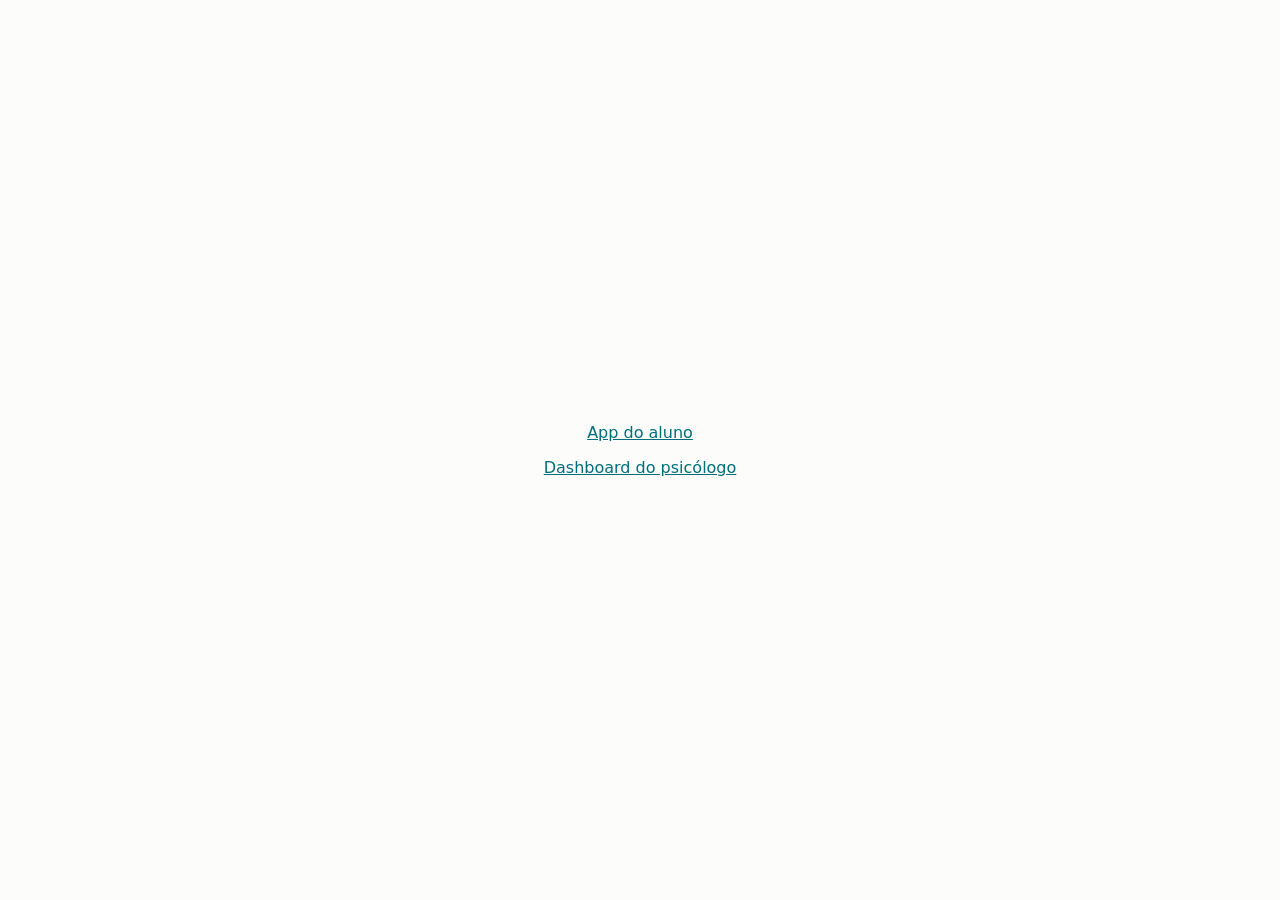
<file: index.html>
<!DOCTYPE html>
<html lang="pt-BR">
  <head>
    <meta charset="utf-8" />
    <meta name="viewport" content="width=device-width, initial-scale=1" />
    <title>Nexus — protótipos</title>

    <!-- Porta de entrada, não produto: só aponta para as duas superfícies.
         Por isso carrega Primitives + Semantic e nenhuma das tipografias. -->
    <link rel="stylesheet" href="theme/primitives.css" />
    <link rel="stylesheet" href="theme/semantic.css" />
    <style>
      body {
        margin: 0;
        min-height: 100vh;
        display: flex;
        flex-direction: column;
        align-items: center;
        justify-content: center;
        gap: var(--space-stack-lg);
        background: var(--surface-page);
        color: var(--text-primary);
        font-family: system-ui, sans-serif;
      }

      a {
        color: var(--text-brand);
      }
    </style>
  </head>

  <body>
    <a href="app/">App do aluno</a>
    <a href="dashboard/">Dashboard do psicólogo</a>
  </body>
</html>
</file>
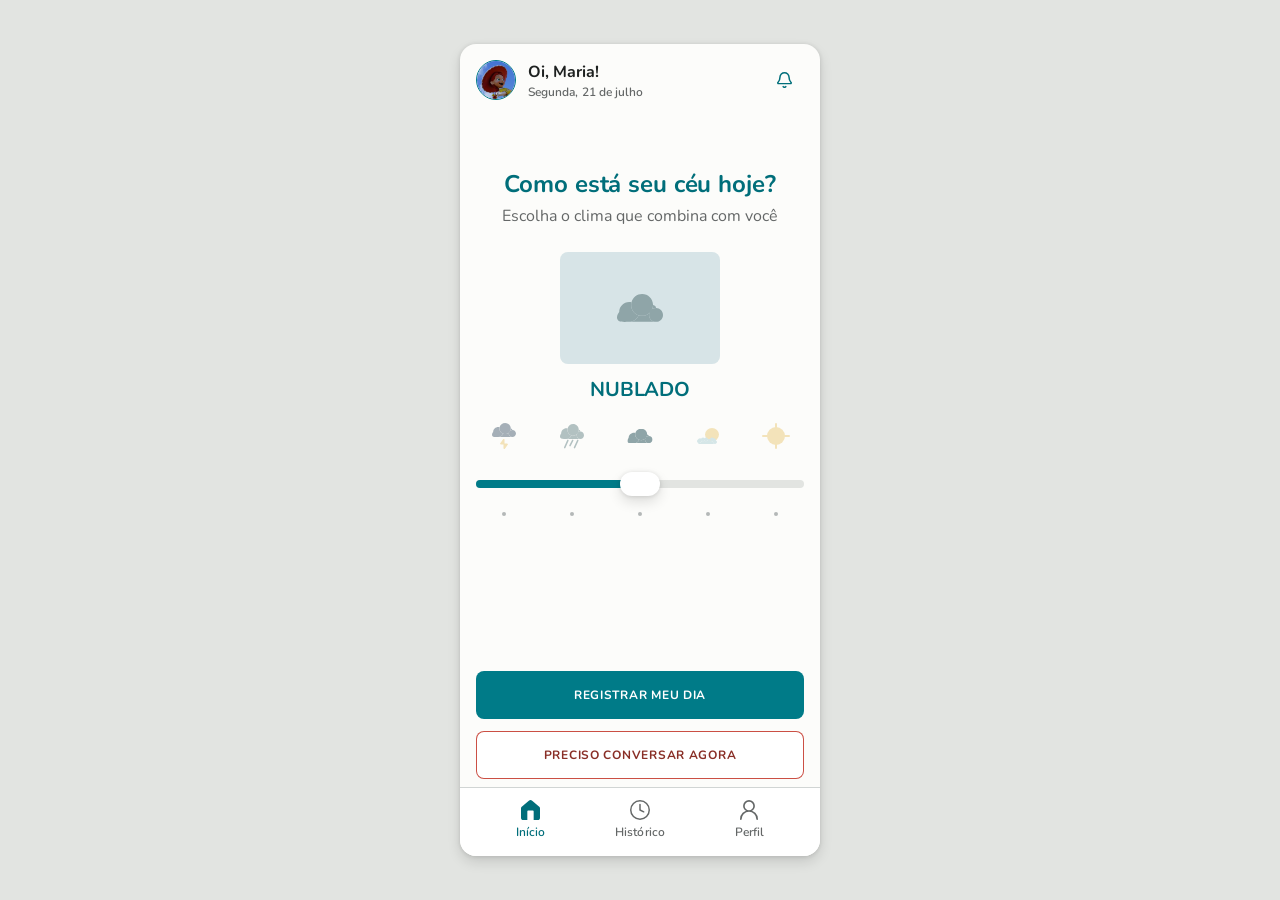
<file: app/index.html>
<!DOCTYPE html>
<html lang="pt-BR">
  <head>
    <meta charset="utf-8" />
    <meta name="viewport" content="width=device-width, initial-scale=1, viewport-fit=cover" />
    <title>Nexus · App do aluno — protótipo</title>

    <link rel="preconnect" href="https://fonts.googleapis.com" />
    <link rel="preconnect" href="https://fonts.gstatic.com" crossorigin />
    <link
      href="https://fonts.googleapis.com/css2?family=Nunito:wght@400;600;700;800&display=swap"
      rel="stylesheet"
    />

    <!-- Camadas do sistema, na ordem do contrato: primitives -> semantic ->
         tipografia da superfície. O app é Nunito; typography-dashboard.css
         NÃO entra aqui, é outro produto. -->
    <link rel="stylesheet" href="../theme/primitives.css" />
    <link rel="stylesheet" href="../theme/semantic.css" />
    <link rel="stylesheet" href="../theme/typography-app.css" />
    <link rel="stylesheet" href="../theme/illustration.css" />
    <link rel="stylesheet" href="app.css" />
  </head>

  <body>
    <div class="device">
      <div class="app">
        <!-- ============================================================
             Início
             ============================================================ -->
        <section class="screen" id="screen-inicio" data-screen="inicio" data-active>
          <div class="screen__body">
            <!-- Vista 1: escolher o clima -->
            <div class="view" data-view="picker">
            <header class="app-bar">
              <div class="app-bar__identity">
                <div class="avatar avatar--photo" aria-hidden="true">
                  <img src="../assets/img/avatar-maria.jpg" alt="" />
                </div>
                <div class="app-bar__greeting">
                  <span class="app-heading-3">Oi, Maria!</span>
                  <span class="app-bar__date app-caption-md" id="today">Segunda, 21 de julho</span>
                </div>
              </div>
              <button class="btn btn--tertiary" type="button" data-action="notifications" aria-label="Notificações">
                <span class="icon icon--bell" aria-hidden="true"></span>
              </button>
            </header>

            <div class="checkin">
              <div class="checkin__main">
                <div class="checkin__intro">
                  <h1 class="checkin__title app-heading-1">Como está seu céu hoje?</h1>
                  <p class="checkin__subtitle app-body-md">
                    Escolha o clima que combina com você
                  </p>
                </div>

                <div class="checkin__picker">
                  <div class="checkin__state">
                    <!-- data-sky é setado por setStep(). Ele muda o peso do
                         fundo e o tipo de luz do card: a escada vai de
                         tempestade (mais fechado, luz só no raio) até céu
                         limpo (mais claro, luz voltando sempre).
                         O valor escrito aqui é o do meio da fila, que é
                         onde a página abre — evita o pisca antes do JS. -->
                    <div class="checkin__card" data-sky="cloudy">
                      <span class="checkin__sky" aria-hidden="true"></span>
                      <span class="checkin__shine" aria-hidden="true"></span>
                      <span class="weather weather--lg" data-weather-slot="current" data-size="lg"></span>
                    </div>
                    <p class="checkin__label app-heading-2" id="weather-label">Nublado</p>
                  </div>

                  <div class="checkin__control">
                    <div class="weather-row" id="weather-row"></div>

                    <!-- Slider, 158:71. O que recebe o toque é o frame de 48. -->
                    <div class="slider">
                      <div
                        class="slider__touch"
                        id="slider"
                        role="slider"
                        tabindex="0"
                        aria-label="Como está o seu céu hoje"
                        aria-valuemin="1"
                        aria-valuemax="5"
                        aria-valuenow="3"
                        aria-valuetext="Nublado"
                      >
                        <div class="slider__track"><div class="slider__fill" id="slider-fill"></div></div>
                        <div class="slider__knob" id="slider-knob"></div>
                      </div>
                      <div class="slider__steps" aria-hidden="true">
                        <span class="slider__step"></span>
                        <span class="slider__step"></span>
                        <span class="slider__step"></span>
                        <span class="slider__step"></span>
                        <span class="slider__step"></span>
                      </div>
                    </div>
                  </div>
                </div>
              </div>

              <div class="checkin__actions">
                <button class="btn btn--primary btn--block app-label-sm" type="button" data-action="register">
                  Registrar meu dia
                </button>
                <button class="btn btn--critical btn--block app-label-sm" type="button" data-action="sos">
                  Preciso conversar agora
                </button>
              </div>
            </div>
            </div>

            <!-- ------------------------------------------------------
                 Vista 2: comentário opcional — 205:716

                 Entra de baixo para cima por cima da vista anterior. É
                 etapa, não modal: a Tab Bar continua acessível e não há
                 fundo escurecido.
                 ------------------------------------------------------ -->
            <div class="view view--comment" data-view="comment" hidden>
              <div class="comment__bar">
                <button class="btn btn--tertiary app-label-sm" type="button" data-action="comment-skip">
                  Pular
                </button>
              </div>

              <div class="comment__field">
                <div class="comment__text">
                  <h1 class="comment__title app-heading-2" id="comment-title">
                    Deseja compartilhar algo que aconteceu nos últimos dias?
                  </h1>
                  <p class="comment__hint app-body-md">
                    Diminua o brilho do celular caso precise de mais privacidade
                  </p>
                </div>
                <div class="comment__input">
                  <textarea
                    class="textarea app-body-md"
                    id="comment-input"
                    rows="4"
                    aria-labelledby="comment-title"
                    aria-describedby="comment-status"
                    placeholder="Use suas próprias palavras, sinta-se livre para compartilhar"
                  ></textarea>
                  <!-- Disabled não é só cor: o porquê tem que estar em texto.
                       Fica colado no campo, não no botão: é o campo que
                       destrava o envio. -->
                  <p class="comment__status app-caption-md" id="comment-status">
                    Escreva uma mensagem para liberar o envio
                  </p>
                </div>
              </div>

              <div class="comment__submit">
                <button
                  class="btn btn--primary btn--block app-label-sm"
                  type="button"
                  data-action="comment-send"
                  id="comment-send"
                  disabled
                >
                  Enviar comentário
                </button>
              </div>
            </div>

            <!-- Vista 3: confirmado — 205:505

                 O palco da confirmação. Tudo que está aqui e não estava no
                 Figma é decoração de movimento — brilho, varredura de luz e
                 as três faíscas. Nada disso carrega informação: é tudo
                 aria-hidden e some inteiro em prefers-reduced-motion.

                 .done__orbit existe por um motivo técnico: a entrada e a
                 flutuação em loop são as duas transform, e duas animações
                 na mesma propriedade do mesmo elemento se anulam. Órbita
                 faz a entrada, a arte dentro dela flutua.

                 .done__escape é o que estoura PARA FORA do card. O
                 conteúdo dele é escrito pelo JS a cada registro porque
                 muda com o clima: faísca no céu limpo, nuvem e gota
                 conforme desce a rampa. -->
            <div class="done view" data-view="done" hidden>
              <div class="done__content">
                <div class="done__state">
                  <div class="done__stage" data-sky="clear">
                    <div class="done__card">
                      <span class="done__sky" aria-hidden="true"></span>
                      <span class="done__glow" aria-hidden="true"></span>
                      <span class="done__shine" aria-hidden="true"></span>
                      <span class="done__orbit">
                        <span class="weather weather--lg" data-weather-slot="done" data-size="lg"></span>
                      </span>
                    </div>
                    <span class="done__escape" id="done-escape" aria-hidden="true"></span>
                  </div>
                  <p class="done__label app-heading-2" id="done-label">Céu limpo</p>
                </div>

                <div class="done__text app-body-md">
                  <p>Seu dia foi registrado!</p>
                  <p id="done-streak">Já são 12 dias de sequência.<br />Parabéns pela força!</p>
                </div>

                <div class="done__actions">
                  <button class="btn btn--primary btn--block app-label-sm" type="button" data-action="home">
                    Retornar para o início
                  </button>
                  <button class="btn btn--tertiary btn--block app-label-sm" type="button" data-action="redo">
                    Mudar meu registro
                  </button>
                </div>
              </div>
            </div>
          </div>
        </section>

        <!-- ============================================================
             Histórico
             ============================================================ -->
        <section class="screen" id="screen-historico" data-screen="historico">
          <div class="screen__body">
            <!-- ------------------------------------------------------
                 Trava do histórico

                 O histórico é a única tela que guarda o passado: os
                 climas de todos os dias e os comentários escritos nos
                 dias ruins. O celular do aluno passa de mão em mão na
                 escola e em casa — por isso ESTA tela pede senha e as
                 outras não. Registrar o dia e pedir ajuda continuam a
                 um toque: o que se protege é o que já foi contado,
                 nunca o socorro.

                 Protótipo: a senha é 1234 e está no JS, à vista.
                 Isto é a maquete da trava, não a trava — na versão
                 real quem confere a senha é o servidor, e o que ele
                 guarda é o hash dela, nunca o número.
                 ------------------------------------------------------ -->
            <div class="vault" data-vault="lock">
              <div class="vault__intro">
                <span class="vault__badge" aria-hidden="true">
                  <span class="icon icon--md icon--lock"></span>
                </span>
                <h1 class="vault__title app-heading-2">Só você entra aqui</h1>
                <p class="vault__hint app-body-md">
                  Digite seus 4 números para abrir o histórico
                </p>
              </div>

              <div class="vault__entry">
                <!-- Os pontos são imagem de um valor só, não quatro
                     campos: por isso role="img" com o label reescrito a
                     cada tecla, em vez de quatro elementos que o leitor
                     de tela teria de percorrer. -->
                <div class="vault__dots" id="pin-dots" role="img" aria-label="Nenhum número digitado">
                  <span class="pin-dot"></span>
                  <span class="pin-dot"></span>
                  <span class="pin-dot"></span>
                  <span class="pin-dot"></span>
                </div>
                <!-- Reservado no layout desde o começo: o erro não pode
                     empurrar o teclado para baixo no exato momento em
                     que o dedo já está indo para a tecla. -->
                <p class="vault__status app-caption-md" id="pin-status"></p>
              </div>

              <div class="keypad" id="keypad" role="group" aria-label="Teclado numérico"></div>

              <button
                class="btn btn--tertiary btn--block app-label-sm"
                type="button"
                data-action="pin-forgot"
              >
                Esqueci minha senha
              </button>
            </div>

            <!-- A lista só existe depois da senha. Ela é quem rola,
                 não o corpo da tela: a trava tem altura fixa. -->
            <div class="vault vault--open" data-vault="list" hidden>
              <h1 class="section-title app-heading-1">Histórico</h1>
              <ul class="history" id="history-list"></ul>
            </div>
          </div>
        </section>

        <!-- ============================================================
             Perfil
             ============================================================ -->
        <section class="screen" id="screen-perfil" data-screen="perfil">
          <div class="screen__body">
            <h1 class="section-title app-heading-1">Perfil</h1>
            <div class="profile">
              <div class="profile__head">
                <div class="avatar avatar--photo" aria-hidden="true">
                  <img src="../assets/img/avatar-maria.jpg" alt="" />
                </div>
                <div class="app-bar__greeting">
                  <span class="app-heading-2">Maria Souza</span>
                  <span class="app-bar__date app-caption-md">9º ano · Turma B</span>
                </div>
              </div>
              <div class="profile__rows">
                <div class="profile__row app-body-md">
                  <span>Psicóloga</span><span>Ana Ribeiro</span>
                </div>
                <div class="profile__row app-body-md">
                  <span>Próximo encontro</span><span>Quinta, 24 de julho</span>
                </div>
                <div class="profile__row app-body-md">
                  <span>Registros seguidos</span><span id="streak">4 dias</span>
                </div>
              </div>
              <button class="btn btn--critical btn--block app-label-sm" type="button" data-action="sos">
                Preciso conversar agora
              </button>
            </div>
          </div>
        </section>

        <!-- ============================================================
             Tab Bar — 155:28. Fora do container de margem: é borda a borda.
             ============================================================ -->
        <nav class="tab-bar" aria-label="Navegação principal">
          <button class="tab-item" type="button" data-tab="inicio" aria-current="page">
            <span class="icon icon--md icon--house" aria-hidden="true"></span>
            <span class="app-caption-md">Início</span>
          </button>
          <button class="tab-item" type="button" data-tab="historico">
            <span class="icon icon--md icon--clock" aria-hidden="true"></span>
            <span class="app-caption-md">Histórico</span>
          </button>
          <button class="tab-item" type="button" data-tab="perfil">
            <span class="icon icon--md icon--user" aria-hidden="true"></span>
            <span class="app-caption-md">Perfil</span>
          </button>
        </nav>
      </div>

      <!-- SOS — 253:611

           O pedido de ajuda não sai num toque só: o aluno escreve antes o
           que está acontecendo, e é esse texto que vai junto com o aviso
           para a psicóloga. Por isso o envio nasce desabilitado. -->
      <div class="sheet" id="sos" role="dialog" aria-modal="true" aria-labelledby="sos-title" aria-describedby="sos-body">
        <div class="sheet__panel">
          <div class="sheet__text">
            <h2 class="sheet__title app-heading-2" id="sos-title">Conversar agora</h2>
            <p class="sheet__body app-body-md" id="sos-body">
              Vamos avisar ao psicólogo responsável que você precisa conversar com ele(a).
            </p>
          </div>

          <div class="sheet__field">
            <p class="sheet__label app-body-md" id="sos-label">
              Antes disso, dê alguns detalhes sobre o que está acontecendo com você
            </p>
            <textarea
              class="textarea app-body-md"
              id="sos-input"
              rows="4"
              aria-labelledby="sos-label"
              aria-describedby="sos-status"
              placeholder="Use suas próprias palavras, sinta-se livre para compartilhar"
            ></textarea>
            <!-- Disabled não é só cor: o porquê tem que estar em texto. -->
            <p class="sheet__status app-caption-md" id="sos-status">
              Escreva uma mensagem para liberar o envio
            </p>
          </div>

          <div class="sheet__actions">
            <button
              class="btn btn--primary btn--block app-label-sm"
              type="button"
              data-action="sos-confirm"
              id="sos-send"
              disabled
            >
              Enviar mensagem
            </button>
            <button class="btn btn--tertiary btn--block app-label-sm" type="button" data-action="sos-close">
              Voltar
            </button>
          </div>
        </div>
      </div>

      <p class="visually-hidden" role="status" aria-live="polite" id="live"></p>
    </div>

    <script src="app.js"></script>
  </body>
</html>
</file>
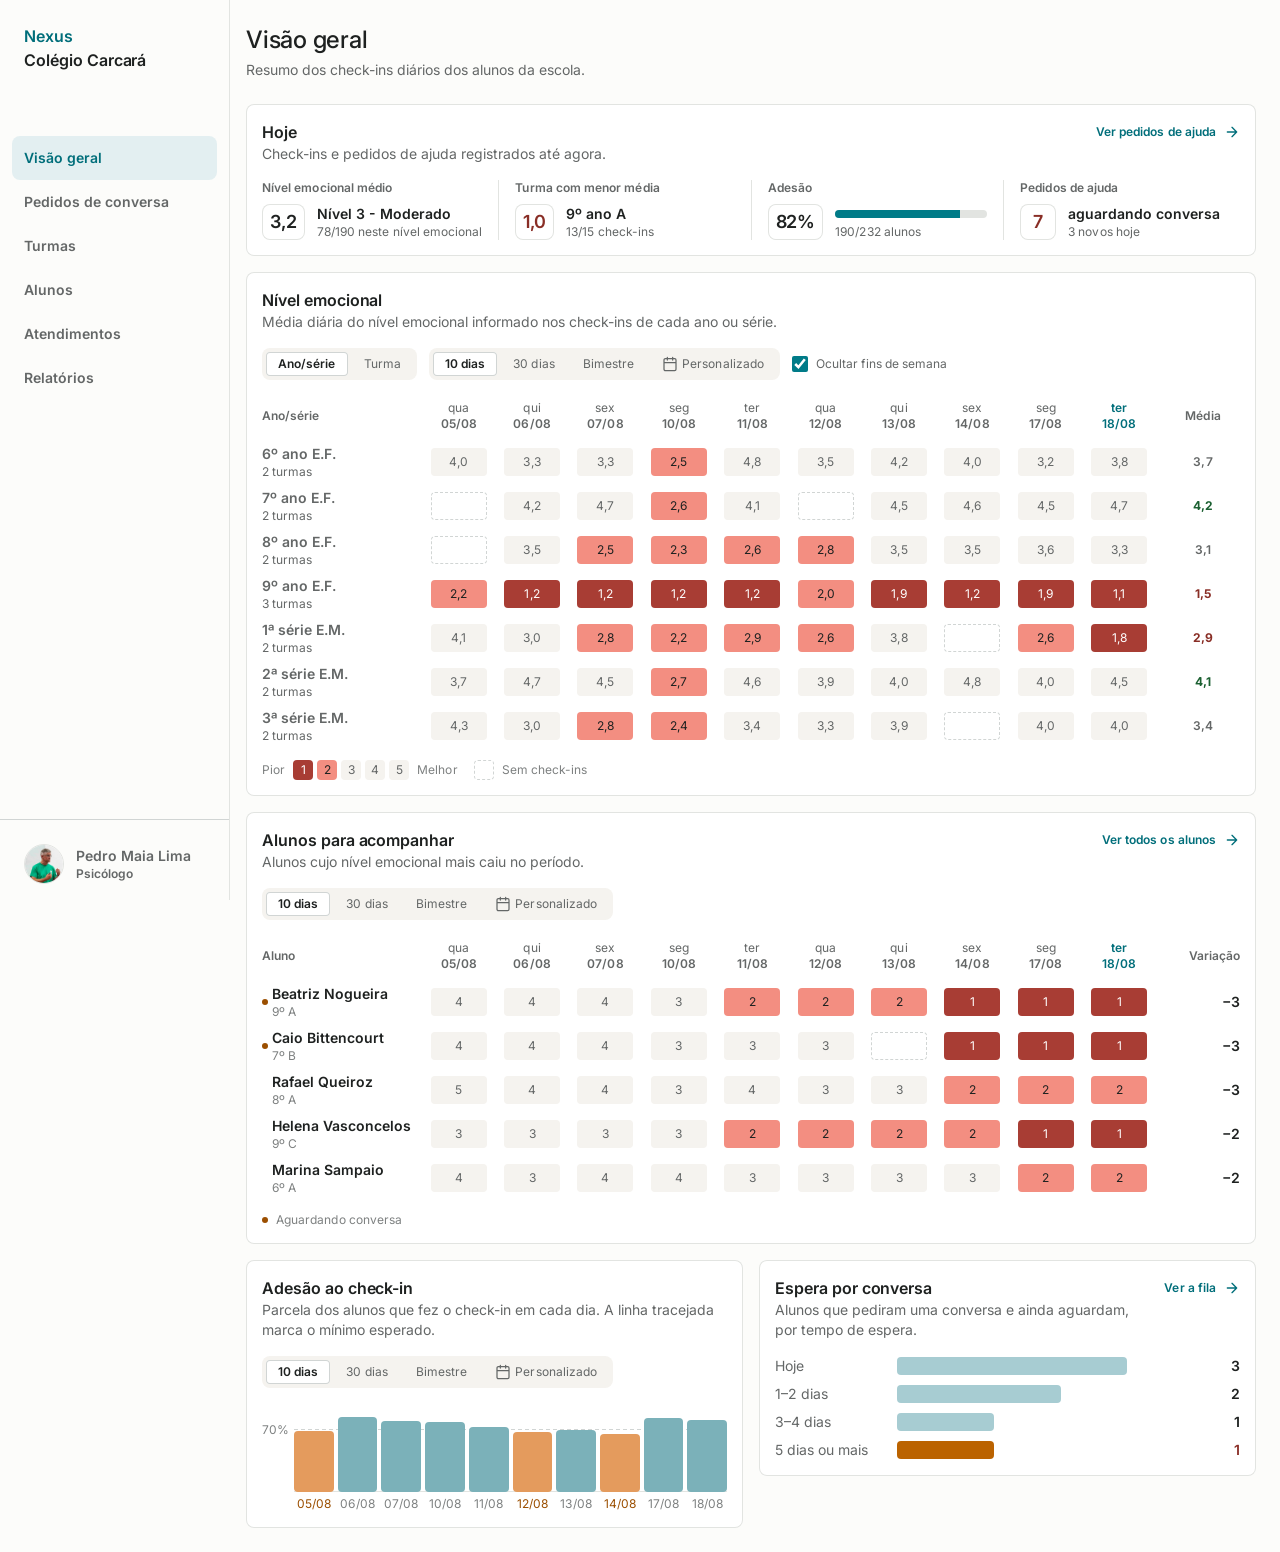
<file: dashboard/index.html>
<!DOCTYPE html>
<html lang="pt-BR">
  <head>
    <meta charset="utf-8" />
    <meta name="viewport" content="width=device-width, initial-scale=1" />
    <title>Nexus · Dashboard do psicólogo — protótipo</title>

    <link rel="preconnect" href="https://fonts.googleapis.com" />
    <link rel="preconnect" href="https://fonts.gstatic.com" crossorigin />
    <link
      href="https://fonts.googleapis.com/css2?family=Inter:wght@400;500;600;700&display=swap"
      rel="stylesheet"
    />

    <!-- Camadas do sistema, na ordem do contrato: primitives -> semantic ->
         tipografia da superfície. O dashboard é Inter; typography-app.css
         e illustration.css NÃO entram aqui, são do outro produto.
         dataviz.css é a exceção declarada — ver o cabeçalho dele. -->
    <link rel="stylesheet" href="../theme/primitives.css" />
    <link rel="stylesheet" href="../theme/semantic.css" />
    <link rel="stylesheet" href="../theme/typography-dashboard.css" />
    <link rel="stylesheet" href="../theme/dataviz.css" />
    <link rel="stylesheet" href="dashboard.css" />
  </head>

  <body>
    <!-- Visão geral — 366:8164. A moldura do Figma (browser e barra do
         Windows) é apresentação, não produto: fica de fora. -->
    <div class="shell">
      <!-- ============================================================
           Barra do topo — só abaixo de 1024px, quando a sidebar vira
           gaveta. Acima disso fica escondida (display: none), então a
           marca repetida não aparece duas vezes para leitor de tela.
           ============================================================ -->
      <header class="topbar">
        <div class="topbar__brand dashboard-heading-5">
          <span class="sidebar__product">Nexus</span>
          <span>Colégio Carcará</span>
        </div>
        <button class="topbar__menu" type="button" aria-controls="sidebar" aria-expanded="false" aria-label="Abrir menu">
          <span class="icon icon--menu" aria-hidden="true"></span>
        </button>
      </header>

      <div class="scrim" hidden></div>

      <!-- ============================================================
           Sidebar
           ============================================================ -->
      <aside class="sidebar" id="sidebar">
        <div class="sidebar__brand dashboard-heading-4">
          <span class="sidebar__product">Nexus</span>
          <span class="sidebar__school">Colégio Carcará</span>
        </div>

        <nav class="sidebar__nav" aria-label="Principal">
          <ul class="nav">
            <li><a class="nav__item dashboard-heading-5" href="#" aria-current="page">Visão geral</a></li>
            <li><a class="nav__item dashboard-heading-5" href="#">Pedidos de conversa</a></li>
            <li><a class="nav__item dashboard-heading-5" href="#">Turmas</a></li>
            <li><a class="nav__item dashboard-heading-5" href="#">Alunos</a></li>
            <li><a class="nav__item dashboard-heading-5" href="#">Atendimentos</a></li>
            <li><a class="nav__item dashboard-heading-5" href="#">Relatórios</a></li>
          </ul>
        </nav>

        <div class="sidebar__user">
          <div class="avatar" aria-hidden="true">
            <img src="../assets/img/avatar-pedro.jpg" alt="" />
          </div>
          <div class="sidebar__who">
            <span class="dashboard-body-md-semibold">Pedro Maia Lima</span>
            <span class="dashboard-caption-md-semibold">Psicólogo</span>
          </div>
        </div>
      </aside>

      <main class="content">
        <header class="page-header">
          <h1 class="dashboard-heading-2">Visão geral</h1>
          <p class="page-header__subtitle dashboard-body-md">Resumo dos check-ins diários dos alunos da escola.</p>
        </header>

        <!-- ============================================================
             Hoje
             ============================================================ -->
        <section class="card" aria-labelledby="today-title">
          <header class="card__header">
            <div class="card__title">
              <h2 class="dashboard-heading-4" id="today-title">Hoje</h2>
              <p class="card__subtitle dashboard-body-md">Check-ins e pedidos de ajuda registrados até agora.</p>
            </div>
            <a class="link dashboard-caption-md-semibold" href="#">
              Ver pedidos de ajuda
              <span class="icon icon--arrow-right" aria-hidden="true"></span>
            </a>
          </header>

          <!-- As quatro colunas têm o mesmo desenho: número à esquerda, duas
               linhas de contexto à direita. Só o número cresce, e cresce
               igual nas quatro, para nenhuma puxar o olho sozinha.
               3,2 é a média da escola em 18/08 (a mesma do hover do
               heatmap); 78 dos 190 check-ins marcaram o nível 3 —
               inventado, data.js não guarda check-in por nível. Uma
               distribuição que fecha: 14·30·78·44·24 nos níveis 1 a 5
               soma 190 e dá média 3,2.
               Pares: nível + turma e adesão + pedidos. Os dois pares
               ficam lado a lado enquanto as quatro colunas cabem no
               mínimo delas; quando não cabem, o segundo par desce e o
               card vira 2 × 2.
               Turma: a menor média de 18/08 em data.js, com os
               check-ins dela no dia.
               Pedidos: os 7 são a fila de "Espera por conversa" (3+2+1+1),
               e os 3 novos são a faixa "Hoje" dela. -->
          <div class="today">
            <div class="today__pair">
              <div class="today__item">
                <span class="today__label dashboard-caption-md-semibold">Nível emocional médio</span>
                <div class="today__row">
                  <span class="today__number dashboard-heading-3">3,2</span>
                  <div class="today__stack">
                    <span class="today__value dashboard-body-md-semibold">Nível 3 - Moderado</span>
                    <span class="today__meta dashboard-caption-md">78/190 neste nível emocional</span>
                  </div>
                </div>
              </div>

              <span class="today__rule" aria-hidden="true"></span>

              <div class="today__item">
                <span class="today__label dashboard-caption-md-semibold">Turma com menor média</span>
                <div class="today__row">
                  <span class="today__number today__number--critical dashboard-heading-3">1,0</span>
                  <div class="today__stack">
                    <span class="today__value dashboard-body-md-semibold">9º ano A</span>
                    <span class="today__meta dashboard-caption-md">13/15 check-ins</span>
                  </div>
                </div>
              </div>
            </div>

            <div class="today__pair">
              <div class="today__item">
                <span class="today__label dashboard-caption-md-semibold">Adesão</span>
                <div class="today__row">
                  <span class="today__number dashboard-heading-3">82%</span>
                  <div class="today__stack today__stack--progress">
                    <span class="progress" role="progressbar" aria-label="Adesão" aria-valuenow="82" aria-valuemin="0" aria-valuemax="100">
                      <span class="progress__fill" style="width: 82%"></span>
                    </span>
                    <span class="today__meta dashboard-caption-md">190/232 alunos</span>
                  </div>
                </div>
              </div>

              <span class="today__rule" aria-hidden="true"></span>

              <div class="today__item">
                <span class="today__label dashboard-caption-md-semibold">Pedidos de ajuda</span>
                <div class="today__row">
                  <span class="today__number today__number--critical dashboard-heading-3">7</span>
                  <div class="today__stack">
                    <span class="today__value dashboard-body-md-semibold">aguardando conversa</span>
                    <span class="today__meta dashboard-caption-md">3 novos hoje</span>
                  </div>
                </div>
              </div>
            </div>
          </div>
        </section>

        <!-- ============================================================
             Nível emocional — heatmap por ano
             ============================================================ -->
        <section class="card" aria-labelledby="series-title" data-card="series">
          <header class="card__header">
            <div class="card__title">
              <h2 class="dashboard-heading-4" id="series-title">Nível emocional</h2>
              <p class="card__subtitle dashboard-body-md" data-subtitle>Média diária do nível emocional informado nos check-ins de cada ano ou série.</p>
            </div>
          </header>

          <div class="controls">
            <div class="segmented" role="group" aria-label="Agrupar por" data-group-toggle>
              <button class="segmented__option dashboard-caption-md-semibold" type="button" aria-pressed="true" data-group="year">Ano/série</button>
              <button class="segmented__option dashboard-caption-md" type="button" aria-pressed="false" data-group="class">Turma</button>
            </div>
            <div class="segmented" role="group" aria-label="Período" data-period-group>
              <button class="segmented__option dashboard-caption-md-semibold" type="button" aria-pressed="true" data-period="10d">10 dias</button>
              <button class="segmented__option dashboard-caption-md" type="button" aria-pressed="false" data-period="30d">30 dias</button>
              <button class="segmented__option dashboard-caption-md" type="button" aria-pressed="false" data-period="bim">Bimestre</button>
              <!-- Abre o seletor de datas. Por enquanto só o lugar do clique. -->
              <button class="segmented__option dashboard-caption-md" type="button" aria-pressed="false" aria-haspopup="dialog">
                <span class="icon icon--calendar" aria-hidden="true"></span>
                Personalizado
              </button>
            </div>
            <label class="check dashboard-caption-md">
              <input type="checkbox" checked />
              Ocultar fins de semana
            </label>
          </div>

          <!-- Rótulo pelo título do card e não por <caption>: o WebKit
               reserva espaço para o caption mesmo escondido, e a grade
               ganhava 8px entre o cabeçalho e a primeira linha.
               colgroup, thead e tbody saem do JS: o número de colunas
               muda com o período. -->
          <div class="grid-scroll">
            <table class="grid" id="grid-series" aria-labelledby="series-title">
              <colgroup></colgroup>
              <thead></thead>
              <tbody></tbody>
            </table>
          </div>

          <div class="legend dashboard-caption-md">
            <span class="legend__group">
              Pior
              <span class="legend__scale" aria-hidden="true">
                <span class="legend__swatch cell--1">1</span>
                <span class="legend__swatch cell--2">2</span>
                <span class="legend__swatch cell--3">3</span>
                <span class="legend__swatch cell--4">4</span>
                <span class="legend__swatch cell--5">5</span>
              </span>
              Melhor
            </span>
            <span class="legend__group">
              <span class="legend__swatch cell--empty" aria-hidden="true"></span>
              Sem check-ins
            </span>
          </div>
        </section>

        <!-- ============================================================
             Alunos para acompanhar
             ============================================================ -->
        <section class="card" aria-labelledby="students-title" data-card="students">
          <header class="card__header">
            <div class="card__title">
              <h2 class="dashboard-heading-4" id="students-title">Alunos para acompanhar</h2>
              <p class="card__subtitle dashboard-body-md">Alunos cujo nível emocional mais caiu no período.</p>
            </div>
            <a class="link dashboard-caption-md-semibold" href="#">
              Ver todos os alunos
              <span class="icon icon--arrow-right" aria-hidden="true"></span>
            </a>
          </header>

          <div class="controls">
            <div class="segmented" role="group" aria-label="Período" data-period-group>
              <button class="segmented__option dashboard-caption-md-semibold" type="button" aria-pressed="true" data-period="10d">10 dias</button>
              <button class="segmented__option dashboard-caption-md" type="button" aria-pressed="false" data-period="30d">30 dias</button>
              <button class="segmented__option dashboard-caption-md" type="button" aria-pressed="false" data-period="bim">Bimestre</button>
              <!-- Abre o seletor de datas. Por enquanto só o lugar do clique. -->
              <button class="segmented__option dashboard-caption-md" type="button" aria-pressed="false" aria-haspopup="dialog">
                <span class="icon icon--calendar" aria-hidden="true"></span>
                Personalizado
              </button>
            </div>
          </div>

          <div class="grid-scroll">
            <table class="grid" id="grid-students" aria-labelledby="students-title">
              <colgroup></colgroup>
              <thead></thead>
              <tbody></tbody>
            </table>
          </div>

          <p class="legend dashboard-caption-md">
            <span class="legend__group">
              <span class="marker" aria-hidden="true"></span>
              Aguardando conversa
            </span>
          </p>
        </section>

        <!-- ============================================================
             Adesão + espera
             ============================================================ -->
        <div class="pair">
          <section class="card" aria-labelledby="adherence-title" data-card="adherence">
            <header class="card__header">
              <div class="card__title">
                <h2 class="dashboard-heading-4" id="adherence-title">Adesão ao check-in</h2>
                <p class="card__subtitle dashboard-body-md" data-subtitle>Parcela dos alunos que fez o check-in em cada dia. A linha tracejada marca o mínimo esperado.</p>
              </div>
            </header>

            <div class="controls">
              <div class="segmented" role="group" aria-label="Período" data-period-group>
                <button class="segmented__option dashboard-caption-md-semibold" type="button" aria-pressed="true" data-period="10d">10 dias</button>
                <button class="segmented__option dashboard-caption-md" type="button" aria-pressed="false" data-period="30d">30 dias</button>
                <button class="segmented__option dashboard-caption-md" type="button" aria-pressed="false" data-period="bim">Bimestre</button>
                <!-- Abre o seletor de datas. Por enquanto só o lugar do clique. -->
                <button class="segmented__option dashboard-caption-md" type="button" aria-pressed="false" aria-haspopup="dialog">
                  <span class="icon icon--calendar" aria-hidden="true"></span>
                  Personalizado
                </button>
              </div>
            </div>

            <div class="bars">
              <div class="bars__plot" id="adherence-plot">
                <span class="bars__threshold" aria-hidden="true"></span>
                <span class="bars__base" aria-hidden="true"></span>
                <span class="bars__threshold-label dashboard-caption-md" aria-hidden="true">70%</span>
              </div>
              <div class="bars__days dashboard-caption-md" id="adherence-days"></div>
            </div>

          </section>

          <section class="card" aria-labelledby="queue-title">
            <header class="card__header">
              <div class="card__title">
                <h2 class="dashboard-heading-4" id="queue-title">Espera por conversa</h2>
                <p class="card__subtitle dashboard-body-md">Alunos que pediram uma conversa e ainda aguardam, por tempo de espera.</p>
              </div>
              <a class="link dashboard-caption-md-semibold" href="#">
                Ver a fila
                <span class="icon icon--arrow-right" aria-hidden="true"></span>
              </a>
            </header>

            <ul class="queue" id="queue"></ul>
          </section>
        </div>
      </main>
    </div>

    <script src="data.js"></script>
    <script src="dashboard.js"></script>
  </body>
</html>
</file>
<file: theme/primitives.css>
/* Primitives — Nexus
 * Gerado a partir das variáveis do Figma (collection Primitives, mode Default).
 * Camada base: valores crus. Não usar direto em componentes —
 * consumir via tokens semânticos.
 */

:root {
  /* ---------------------------------------------------------------
   * Color / Brand
   * --------------------------------------------------------------- */
  --brand-10: #f9fcfd;
  --brand-50: #e3eff1;
  --brand-100: #d3e8ea;
  --brand-200: #a7ccd2;
  --brand-300: #7bb1b9;
  --brand-400: #4d96a0;
  --brand-500: #007b88;
  --brand-600: #006e7a;
  --brand-700: #01616c;
  --brand-800: #01555e;
  --brand-900: #004950;
  --brand-1000: #003239;

  /* ---------------------------------------------------------------
   * Color / Neutral
   * --------------------------------------------------------------- */
  --neutral-0: #ffffff;
  --neutral-10: #fcfcfa;
  --neutral-50: #f5f3ef;
  --neutral-100: #e2e4e1;
  --neutral-200: #d1d5d4;
  --neutral-300: #b4b8b7;
  --neutral-400: #999c9c;
  --neutral-500: #7e8181;
  --neutral-600: #646767;
  --neutral-700: #4b4f4e;
  --neutral-800: #343736;
  --neutral-900: #1e2120;
  --neutral-1000: #0a0d0c;

  /* ---------------------------------------------------------------
   * Color / Green
   * --------------------------------------------------------------- */
  --green-10: #f9fdfa;
  --green-50: #d6ffdd;
  --green-100: #c1f1ca;
  --green-200: #a0d9ab;
  --green-300: #7dc08b;
  --green-400: #5ca96e;
  --green-500: #389252;
  --green-600: #297840;
  --green-700: #1b6031;
  --green-800: #0d4a22;
  --green-900: #023414;
  --green-1000: #001f06;

  /* ---------------------------------------------------------------
   * Color / Orange
   * --------------------------------------------------------------- */
  --orange-10: #fefbf7;
  --orange-50: #ffe9c2;
  --orange-100: #ffd6aa;
  --orange-200: #faba85;
  --orange-300: #e49b5d;
  --orange-400: #d07f32;
  --orange-500: #bb6300;
  --orange-600: #9b4f00;
  --orange-700: #7e3d00;
  --orange-800: #632c00;
  --orange-900: #481b00;
  --orange-1000: #2d0b00;

  /* ---------------------------------------------------------------
   * Color / Red
   * --------------------------------------------------------------- */
  --red-10: #fffaf9;
  --red-50: #ffe0d6;
  --red-100: #ffcdc2;
  --red-200: #ffaea2;
  --red-300: #f38e81;
  --red-400: #df6f62;
  --red-500: #cb4f44;
  --red-600: #a83d34;
  --red-700: #892e26;
  --red-800: #6c1e19;
  --red-900: #4f100c;
  --red-1000: #320302;

  /* ---------------------------------------------------------------
   * Number / Radius
   * --------------------------------------------------------------- */
  --radius-0: 0px;
  --radius-2: 2px;
  --radius-4: 4px;
  --radius-8: 8px;
  --radius-12: 12px;
  --radius-16: 16px;
  --radius-24: 24px;
  --radius-full: 9999px;

  /* ---------------------------------------------------------------
   * Number / Spacing
   * --------------------------------------------------------------- */
  --spacing-2: 2px;
  --spacing-4: 4px;
  --spacing-8: 8px;
  --spacing-10: 10px;
  --spacing-12: 12px;
  --spacing-16: 16px;
  --spacing-20: 20px;
  --spacing-24: 24px;
  --spacing-32: 32px;
  --spacing-40: 40px;
  --spacing-48: 48px;
  --spacing-64: 64px;
  --spacing-80: 80px;
  --spacing-96: 96px;
  --spacing-128: 128px;

  /* ---------------------------------------------------------------
   * Number / Breakpoint
   *
   * Único breakpoint do sistema. Até 16/08/2026 ele era o corte da
   * tipografia do dashboard — acima de 1024 valia o mode Desktop,
   * abaixo o Mobile. A escala virou única e a media query saiu, então
   * hoje NENHUM arquivo deste diretório consome este token.
   *
   * Fica porque `breakpoint/lg` continua na collection Primitives e o
   * layout do dashboard ainda vai precisar dele. Se voltar a ser usado
   * em media query, lembrar: CSS não aceita custom property ali, então
   * o 1024 vai aparecer literal e os dois precisam andar juntos.
   * --------------------------------------------------------------- */
  --breakpoint-lg: 1024px;
}
</file>
<file: theme/typography-app.css>
/* Typography · App — Nexus
 * Espelha 1:1 a collection "Typography · App" do Figma
 * (page DS - Foundations, board "App Typography Board" 97:2).
 *
 * Superfície: app do aluno e dos pais. Celular nativo + webapp. Nunito.
 * O dashboard do psicólogo NÃO usa nada daqui — ver typography-dashboard.css.
 *
 * Escala única: o app é só celular, não tem eixo de dispositivo.
 * Por isso não existe media query neste arquivo.
 *
 * REGRA DE NOME: caminho do Figma com "/" virando "-", com a superfície
 * na frente porque `size/body-md` também existe na collection do dashboard.
 */

:root {
  /* ---------------------------------------------------------------
   * font-family / font-weight
   *
   * São variables no Figma (`font-family/base`, `font-weight/*`,
   * bound em fontFamily/fontStyle nos 13 estilos). O valor no Figma é
   * o nome do estilo — na Nunito é "SemiBold"/"ExtraBold" SEM espaço,
   * diferente da Inter ("Semi Bold"). Por isso os pesos são variables
   * separadas por collection, e não um token compartilhado.
   * --------------------------------------------------------------- */
  --app-font-family-base: "Nunito", sans-serif;

  --app-font-weight-regular: 400;   /* Figma: Regular */
  --app-font-weight-semibold: 600;  /* Figma: SemiBold */
  --app-font-weight-bold: 700;      /* Figma: Bold */
  --app-font-weight-extrabold: 800; /* Figma: ExtraBold */

  /* ---------------------------------------------------------------
   * size
   * --------------------------------------------------------------- */
  --app-size-display-1: 40px;
  --app-size-display-2: 32px;
  --app-size-heading-1: 24px;
  --app-size-heading-2: 20px;
  /* Mesmo valor de `body-md`, e mesmo assim token próprio: heading-3 abre
     bloco e body-md corre no texto. Papéis diferentes não dividem token,
     senão mexer no tamanho do corpo arrasta o título junto. Fora da ordem
     decrescente da rampa de propósito — aqui a ordem é a dos nomes. */
  --app-size-heading-3: 16px;
  --app-size-body-lg: 18px;
  --app-size-body-md: 16px;
  --app-size-body-sm: 14px;
  --app-size-caption: 12px;

  /* ---------------------------------------------------------------
   * line-height
   * --------------------------------------------------------------- */
  --app-line-height-display-1: 48px;
  --app-line-height-display-2: 40px;
  --app-line-height-heading-1: 32px;
  --app-line-height-heading-2: 28px;
  --app-line-height-heading-3: 24px;
  --app-line-height-body-lg: 28px;
  --app-line-height-body-md: 24px;
  --app-line-height-body-sm: 20px;
  --app-line-height-caption: 16px;
}

/* -----------------------------------------------------------------
 * Estilos compostos
 *
 * `app/display/1` -> `.app-display-1`, `app/label/lg` -> `.app-label-lg`.
 *
 * Três pontos que não são arbitrários:
 *  - `.app-label-lg` é ExtraBold. É o peso do botão que dá o tom lúdico.
 *    Não usar em texto corrido.
 *  - `.app-caption-md` é SemiBold, não Regular. Em UI lúdica o texto
 *    pequeno precisa continuar firme.
 *  - `.app-label-sm` carrega `text-transform: uppercase`. Não é decoração:
 *    o estilo no Figma tem `textCase: UPPER`, então a regra é do token,
 *    não da tela. Não escrever o texto já em caixa alta no markup —
 *    quebra leitor de tela e impede voltar atrás em um lugar só.
 *
 * Piso de leitura do app: 14px. Nunito é mais macia que Inter em tamanho
 * pequeno — `--app-size-caption` (12px) só em texto curto e não essencial.
 * ----------------------------------------------------------------- */

.app-display-1,
.app-display-2,
.app-heading-1,
.app-heading-2,
.app-heading-3,
.app-body-lg,
.app-body-md,
.app-body-md-bold,
.app-body-sm,
.app-label-lg,
.app-label-md,
.app-label-sm,
.app-caption-md {
  font-family: var(--app-font-family-base);
}

.app-display-1 {
  font-weight: var(--app-font-weight-extrabold);
  font-size: var(--app-size-display-1);
  line-height: var(--app-line-height-display-1);
  letter-spacing: -0.015em;
}

.app-display-2 {
  font-weight: var(--app-font-weight-extrabold);
  font-size: var(--app-size-display-2);
  line-height: var(--app-line-height-display-2);
  letter-spacing: -0.01em;
}

.app-heading-1 {
  font-weight: var(--app-font-weight-bold);
  font-size: var(--app-size-heading-1);
  line-height: var(--app-line-height-heading-1);
  letter-spacing: -0.005em;
}

.app-heading-2 {
  font-weight: var(--app-font-weight-bold);
  font-size: var(--app-size-heading-2);
  line-height: var(--app-line-height-heading-2);
  letter-spacing: -0.0025em;
}

/* 16/24, o mesmo par de .app-body-md-bold — mas por tokens próprios, não
   pelos do corpo. O que separa os dois é o papel: heading abre bloco,
   body-md-bold enfatiza dentro do texto corrido. Coincidir hoje não é
   motivo para andarem amarrados amanhã.
   Este estilo nasceu depois da rampa, duplicado de `app/body/md-bold`, e
   por isso herdou os tokens do corpo — era o único da collection sem par
   próprio. Corrigido no Figma em 09/08/2026: `size/heading-3` e
   `line-height/heading-3` existem e o estilo está amarrado neles.
   Tracking 0: a rampa de título só fecha negativo acima de 20px. */
.app-heading-3 {
  font-weight: var(--app-font-weight-bold);
  font-size: var(--app-size-heading-3);
  line-height: var(--app-line-height-heading-3);
  letter-spacing: 0;
}

.app-body-lg {
  font-weight: var(--app-font-weight-regular);
  font-size: var(--app-size-body-lg);
  line-height: var(--app-line-height-body-lg);
  letter-spacing: 0;
}

.app-body-md {
  font-weight: var(--app-font-weight-regular);
  font-size: var(--app-size-body-md);
  line-height: var(--app-line-height-body-md);
  letter-spacing: 0;
}

.app-body-md-bold {
  font-weight: var(--app-font-weight-bold);
  font-size: var(--app-size-body-md);
  line-height: var(--app-line-height-body-md);
  letter-spacing: 0;
}

.app-body-sm {
  font-weight: var(--app-font-weight-regular);
  font-size: var(--app-size-body-sm);
  line-height: var(--app-line-height-body-sm);
  letter-spacing: 0;
}

.app-label-lg {
  font-weight: var(--app-font-weight-extrabold);
  font-size: var(--app-size-body-md);
  line-height: var(--app-line-height-body-md);
  letter-spacing: 0.005em;
}

.app-label-md {
  font-weight: var(--app-font-weight-bold);
  font-size: var(--app-size-body-sm);
  line-height: var(--app-line-height-body-sm);
  letter-spacing: 0.005em;
}

/* Único estilo do sistema com caixa alta obrigatória.
   Figma: app/label/sm, textCase UPPER. */
.app-label-sm {
  font-weight: var(--app-font-weight-bold);
  font-size: var(--app-size-caption);
  line-height: var(--app-line-height-caption);
  letter-spacing: 0.06em; /* Figma: +6% */
  text-transform: uppercase;
}

.app-caption-md {
  font-weight: var(--app-font-weight-semibold);
  font-size: var(--app-size-caption);
  line-height: var(--app-line-height-caption);
  letter-spacing: 0.005em;
}
</file>
<file: theme/illustration.css>
/* Illustration — Nexus
 * Espelha 1:1 a collection "Illustration" do Figma (mode Default).
 *
 * NÃO faz parte do contrato de interface. É a paleta das ilustrações de
 * clima do check-in (`Illustration / Weather`, 172:96) e de mais nada:
 * não usar cor de UI aqui, não usar estas cores em UI.
 *
 * As quatro nuvens são uma RAMPA DE SEVERIDADE — light → overcast →
 * rain → storm, escurecendo conforme o tempo piora. A mais clara é
 * brand/200: o céu mais leve é literalmente a marca. Mexer numa sem
 * mexer nas outras quebra a progressão.
 *
 * O amarelo do sol é o mesmo do raio da tempestade de propósito: é a
 * única luz que sobra no céu fechado.
 */

:root {
  --weather-sun: #e9c56d;

  --weather-cloud-light: #a7ccd2; /* = --brand-200 */
  --weather-cloud-overcast: #8fa5a8;
  --weather-cloud-rain: #5a7a7d;
  --weather-cloud-storm: #3d5467;
}
</file>
<file: app/app.css>
/* Protótipo — App do aluno (Nexus)
 *
 * Consome APENAS a camada Semantic + Typography · App + Illustration.
 * Nenhum hex e nenhum px solto no lugar de var() — ver theme/README.md,
 * regra 4. As únicas medidas cruas aqui são as três que o próprio
 * sistema declara como geometria e não como espaçamento:
 *   · 44/48 de alvo de toque
 *   · 26 do padding lateral do Slider (recuo do knob + meio knob - meio ponto)
 *   · 12 do padding lateral da fila de clima (meio ícone alinhado ao knob)
 * ------------------------------------------------------------------ */

*,
*::before,
*::after {
  box-sizing: border-box;
}

html,
body {
  margin: 0;
  height: 100%;
}

body {
  background: var(--surface-muted);
  color: var(--text-primary);
  font-family: var(--app-font-family-base);
  -webkit-font-smoothing: antialiased;
  display: flex;
  align-items: center;
  justify-content: center;
}

button {
  font: inherit;
  color: inherit;
  margin: 0;
}

/* .checkin e .done são display:flex, e flex ganha do [hidden] do
   navegador. Sem isto as duas vistas aparecem empilhadas. */
[hidden] {
  display: none !important;
}

/* -------------------------------------------------------------------
 * Aparelho — só andaime de protótipo. Em 360 ou menos, some.
 * ------------------------------------------------------------------- */
.device {
  width: 360px;
  height: 812px;
  background: var(--surface-page);
  overflow: hidden;
  position: relative;
  border-radius: var(--radius-lg);
  box-shadow: var(--elevation-sm);
}

@media (max-width: 400px), (max-height: 840px) {
  .device {
    width: 100%;
    height: 100%;
    border-radius: var(--radius-none);
    box-shadow: none;
  }
}

/* -------------------------------------------------------------------
 * Estrutura da tela
 *
 * O respiro lateral é aplicado UMA vez, em .screen__body. A Tab Bar
 * fica FORA dele porque é borda a borda.
 * ------------------------------------------------------------------- */
.app {
  height: 100%;
  display: flex;
  flex-direction: column;
  padding-top: env(safe-area-inset-top, 0px);
}

.screen {
  flex: 1 0 0;
  min-height: 0;
  display: none;
  flex-direction: column;
  gap: var(--space-stack-sm);
}

.screen[data-active] {
  display: flex;
}

.screen__body {
  position: relative;
  flex: 1 0 0;
  min-height: 0;
  display: flex;
  flex-direction: column;
  /* Vale só para Histórico e Perfil, que não passam por .view. Na tela
     Início o corpo tem um filho só e o gap não faz nada. */
  gap: var(--space-stack-lg);
  /* O 8 embaixo é o respiro entre o conteúdo e a Tab Bar (Content
     Container termina 8 acima dela, 218:1653). Sem ele o botão
     "Preciso conversar agora" encosta na borda de cima da barra. */
  padding: var(--space-inset-md) var(--space-screen-margin) var(--space-inset-sm);
  /* hidden e não auto: a vista de comentário entra em translateY(100%)
     e, num contêiner rolável, esse deslocamento vira área rolável — era
     a barra de rolagem que piscava durante a animação. Quem rola, se
     precisar, é cada vista. */
  overflow: hidden;
}

/* Exceção: a lista do Histórico cresce sem teto, então ali a rolagem
   volta. Ela mora na vista da lista (.vault--open), não no corpo da
   tela — a trava tem altura fixa e não pode rolar junto. */

/* Uma vista por vez dentro do mesmo corpo de tela. */
.view {
  flex: 1 0 0;
  min-height: 0;
  display: flex;
  flex-direction: column;
  gap: var(--space-section);
}

/* -------------------------------------------------------------------
 * Cabeçalho
 * ------------------------------------------------------------------- */
.app-bar {
  display: flex;
  align-items: center;
  gap: var(--space-inline-lg);
}

.app-bar__identity {
  flex: 1 0 0;
  min-width: 0;
  display: flex;
  align-items: center;
  gap: var(--space-inline-md);
}

.avatar {
  width: 40px;
  height: 40px;
  flex: none;
  display: flex;
  align-items: center;
  justify-content: center;
  border-radius: var(--radius-pill);
  background: var(--surface-brand-subtle);
  color: var(--brand-1000);
}

/* Variante com foto. O enquadramento vem do Figma: a imagem é maior que
   o círculo e está deslocada, então não dá para usar object-fit — as
   porcentagens abaixo são as mesmas do nó 218:1656. */
.avatar--photo {
  position: relative;
  overflow: hidden;
  border: 1px solid var(--border-brand);
}

.avatar--photo img {
  position: absolute;
  width: 299.04%;
  height: 199.36%;
  left: -54.94%;
  top: -6.59%;
  max-width: none;
}

.app-bar__greeting {
  display: flex;
  flex-direction: column;
  min-width: 0;
}

.app-bar__date {
  color: var(--text-secondary);
}

/* -------------------------------------------------------------------
 * Button — 111:10
 *
 * Altura 48 em toda combinação, inclusive só-ícone (48×48): padding
 * inset/md (16) nos quatro lados + 16 de conteúdo, que é tanto
 * icon/size/sm quanto a caixa de linha de app/label/sm.
 * ------------------------------------------------------------------- */
.btn {
  display: inline-flex;
  align-items: center;
  justify-content: center;
  gap: var(--space-inline-sm);
  padding: var(--space-inset-md);
  border: 0;
  border-radius: var(--radius-md);
  background: transparent;
  cursor: pointer;
  min-height: 48px;
  transition: background-color 120ms ease, border-color 120ms ease;
}

.btn--block {
  display: flex;
  width: 100%;
}

/* O anel é sempre duas camadas com um respiro de superfície no meio —
   é o respiro que o faz funcionar sobre qualquer fundo. */
.btn:focus-visible {
  outline: none;
  box-shadow: 0 0 0 2px var(--surface-default), 0 0 0 5px var(--border-focus-ring);
}

.btn--primary {
  background: var(--surface-brand);
  color: var(--text-inverse);
}
.btn--primary:hover {
  background: var(--surface-brand-hover);
}
.btn--primary:active {
  background: var(--surface-brand-active);
}
.btn--primary:disabled {
  background: var(--surface-disabled);
  /* text/disabled sobre surface/disabled dá 1,87:1 — por isso secondary. */
  color: var(--text-secondary);
  cursor: not-allowed;
}

.btn--secondary {
  background: var(--surface-default);
  box-shadow: inset 0 0 0 1px var(--border-brand);
  color: var(--text-brand);
}
.btn--secondary:hover {
  background: var(--surface-subtle);
}
.btn--secondary:active {
  background: var(--surface-muted);
}

.btn--critical {
  background: var(--surface-default);
  /* border/critical (red/500) e NÃO border/critical-subtle: a borda é a
     única coisa que define este botão, e precisa dos 3:1 de 1.4.11. */
  box-shadow: inset 0 0 0 1px var(--border-critical);
  color: var(--text-critical);
}
.btn--critical:hover {
  background: var(--surface-critical);
}
.btn--critical:active {
  background: var(--surface-critical-strong);
}

/* Tertiary tem fill em hover e pressed de propósito: sem retorno ao
   toque o usuário bate duas vezes, e no celular hover nem existe. */
.btn--tertiary {
  color: var(--text-brand);
}
.btn--tertiary:hover {
  background: var(--surface-subtle);
}
.btn--tertiary:active {
  background: var(--surface-muted);
}

.btn--secondary:disabled,
.btn--critical:disabled,
.btn--tertiary:disabled {
  box-shadow: inset 0 0 0 1px var(--border-subtle);
  background: transparent;
  color: var(--text-disabled);
  cursor: not-allowed;
}

/* -------------------------------------------------------------------
 * Icon
 *
 * O SVG exportado do Figma vem com a cor fixa dentro do arquivo. Aqui
 * ele entra como máscara para a cor sair do token da superfície, como
 * manda a doc dos componentes Icon / *.
 *
 * Os SVGs vão embutidos como data URI, não por url("../assets/..."):
 * mask-image é buscada em modo CORS, e abrindo o HTML direto do disco
 * (file://) o navegador recusa o arquivo e o ícone some. A fonte de
 * cada um continua em assets/icons/ — mudou lá, regenera aqui.
 * ------------------------------------------------------------------- */
.icon {
  flex: none;
  display: block;
  width: var(--icon-size-sm);
  height: var(--icon-size-sm);
  background-color: currentColor;
  -webkit-mask: var(--icon-src) center / contain no-repeat;
  mask: var(--icon-src) center / contain no-repeat;
}

.icon--md {
  width: var(--icon-size-md);
  height: var(--icon-size-md);
}

.icon--bell {
  --icon-src: url("data:image/svg+xml,%3Csvg preserveAspectRatio='none' overflow='visible' width='13.3331' height='14.6666' viewBox='0 0 13.3331 14.6666' fill='none' xmlns='http://www.w3.org/2000/svg'%3E%3Cpath d='M5.51151 13.3333C5.62854 13.536 5.79686 13.7043 5.99954 13.8213C6.20223 13.9383 6.43214 13.9999 6.66618 13.9999C6.90022 13.9999 7.13013 13.9383 7.33282 13.8213C7.5355 13.7043 7.70382 13.536 7.82085 13.3333M0.840847 9.55067C0.753756 9.64612 0.696283 9.76483 0.675417 9.89235C0.654551 10.0199 0.671193 10.1507 0.723318 10.2689C0.775442 10.3872 0.860803 10.4877 0.969017 10.5583C1.07723 10.6289 1.20363 10.6666 1.33285 10.6667H11.9995C12.1287 10.6667 12.2551 10.6292 12.3634 10.5587C12.4717 10.4883 12.5572 10.3878 12.6094 10.2697C12.6617 10.1515 12.6785 10.0207 12.6578 9.89319C12.6371 9.76566 12.5798 9.64689 12.4928 9.55133C11.6062 8.63733 10.6662 7.666 10.6662 4.66667C10.6662 3.6058 10.2448 2.58838 9.49461 1.83824C8.74446 1.08809 7.72705 0.666667 6.66618 0.666667C5.60531 0.666667 4.5879 1.08809 3.83775 1.83824C3.08761 2.58838 2.66618 3.6058 2.66618 4.66667C2.66618 7.666 1.72551 8.63733 0.840847 9.55067Z' stroke='%23006E7A' stroke-width='1.33333' stroke-linecap='round' stroke-linejoin='round'/%3E%3C/svg%3E"); /* bell.svg */
}
.icon--house {
  --icon-src: url("data:image/svg+xml,%3Csvg preserveAspectRatio='none' overflow='visible' width='15.7891' height='16.6667' viewBox='0 0 15.7891 16.6667' fill='none' xmlns='http://www.w3.org/2000/svg'%3E%3Cpath fill-rule='evenodd' clip-rule='evenodd' d='M0.162968 6.27896C0.0555546 6.51045 -6.11218e-05 6.76259 5.04082e-08 7.01779V14.9123C5.04082e-08 15.3776 0.184832 15.8238 0.513835 16.1528C0.842838 16.4818 1.28906 16.6667 1.75434 16.6667H5.26302V9.6493C5.26302 9.41666 5.35544 9.19355 5.51994 9.02905C5.68444 8.86454 5.90756 8.77213 6.1402 8.77213H9.64888C9.88152 8.77213 10.1046 8.86454 10.2691 9.02905C10.4336 9.19355 10.526 9.41666 10.526 9.6493V16.6667H14.0347C14.5 16.6667 14.9462 16.4818 15.2752 16.1528C15.6042 15.8238 15.7891 15.3776 15.7891 14.9123V7.01779C15.7891 6.76259 15.7335 6.51045 15.6261 6.27896C15.5187 6.04747 15.3621 5.8422 15.1672 5.67747L9.02696 0.414445C8.71032 0.146828 8.30913 0 7.89454 0C7.47995 0 7.07876 0.146828 6.76211 0.414445L0.621914 5.67747C0.427005 5.8422 0.270381 6.04747 0.162968 6.27896Z' fill='%23006E7A'/%3E%3C/svg%3E"); /* house.svg */
}
.icon--clock {
  --icon-src: url("data:image/svg+xml,%3Csvg preserveAspectRatio='none' overflow='visible' width='18' height='18' viewBox='0 0 18 18' fill='none' xmlns='http://www.w3.org/2000/svg'%3E%3Cpath d='M9 4V9L12.3333 10.6667M17.3333 9C17.3333 13.6024 13.6024 17.3333 9 17.3333C4.39763 17.3333 0.666667 13.6024 0.666667 9C0.666667 4.39763 4.39763 0.666667 9 0.666667C13.6024 0.666667 17.3333 4.39763 17.3333 9Z' stroke='%23646767' stroke-width='1.33333' stroke-linecap='round' stroke-linejoin='round'/%3E%3C/svg%3E"); /* clock.svg */
}
.icon--user {
  --icon-src: url("data:image/svg+xml,%3Csvg preserveAspectRatio='none' overflow='visible' width='16.2963' height='18.1481' viewBox='0 0 16.2963 18.1481' fill='none' xmlns='http://www.w3.org/2000/svg'%3E%3Cpath d='M8.14815 10C10.705 10 12.7778 7.92724 12.7778 5.37037C12.7778 2.8135 10.705 0.740741 8.14815 0.740741C5.59127 0.740741 3.51852 2.8135 3.51852 5.37037C3.51852 7.92724 5.59127 10 8.14815 10ZM8.14815 10C10.1127 10 11.9968 10.7804 13.386 12.1696C14.7751 13.5587 15.5556 15.4428 15.5556 17.4074M8.14815 10C6.18358 10 4.29948 10.7804 2.91032 12.1696C1.52116 13.5587 0.740741 15.4428 0.740741 17.4074' stroke='%23646767' stroke-width='1.48148' stroke-linecap='round' stroke-linejoin='round'/%3E%3C/svg%3E"); /* user-round.svg */
}
.icon--lock {
  --icon-src: url("data:image/svg+xml,%3Csvg preserveAspectRatio='none' overflow='visible' width='20' height='22' viewBox='0 0 20 22' fill='none' xmlns='http://www.w3.org/2000/svg'%3E%3Cpath d='M5 10V6C5 3.23858 7.23858 1 10 1C12.7614 1 15 3.23858 15 6V10M3 10H17C18.1046 10 19 10.8954 19 12V19C19 20.1046 18.1046 21 17 21H3C1.89543 21 1 20.1046 1 19V12C1 10.8954 1.89543 10 3 10Z' stroke='%23006E7A' stroke-width='2' stroke-linecap='round' stroke-linejoin='round'/%3E%3C/svg%3E"); /* lock.svg */
}
.icon--delete {
  --icon-src: url("data:image/svg+xml,%3Csvg preserveAspectRatio='none' overflow='visible' width='22' height='16' viewBox='0 0 22 16' fill='none' xmlns='http://www.w3.org/2000/svg'%3E%3Cpath d='M19 1H8L1 8L8 15H19C20.1046 15 21 14.1046 21 13V3C21 1.89543 20.1046 1 19 1Z' stroke='%23646767' stroke-width='2' stroke-linecap='round' stroke-linejoin='round'/%3E%3Cpath d='M17 5L11 11M11 5L17 11' stroke='%23646767' stroke-width='2' stroke-linecap='round' stroke-linejoin='round'/%3E%3C/svg%3E"); /* delete.svg */
}

/* -------------------------------------------------------------------
 * Check-in
 * ------------------------------------------------------------------- */
.checkin {
  flex: 1 0 0;
  min-height: 0;
  display: flex;
  flex-direction: column;
  justify-content: center;
  gap: var(--space-stack-sm);
}

.checkin__main {
  flex: 1 0 0;
  min-height: 0;
  display: flex;
  flex-direction: column;
  gap: var(--space-stack-xl);
}

.checkin__intro {
  display: flex;
  flex-direction: column;
  align-items: center;
  gap: var(--space-stack-xs);
}

/* A pergunta é uma frase só, em text/brand inteira. O 'hoje' já foi
   destacado em verde; agora não há ênfase de cor dentro dela. */
.checkin__title {
  margin: 0;
  text-align: center;
  color: var(--text-brand);
}

.checkin__subtitle {
  margin: 0;
  text-align: center;
  color: var(--text-secondary);
}

.checkin__picker {
  display: flex;
  flex-direction: column;
  gap: var(--space-stack-lg);
}

.checkin__state {
  display: flex;
  flex-direction: column;
  align-items: center;
  gap: var(--space-stack-md);
  align-self: center;
}

.checkin__card {
  position: relative;
  display: flex;
  align-items: center;
  justify-content: center;
  /* 48 lateral é enquadramento da ilustração de 64, não espaçamento de
     layout — por isso fica em px e não sai de space/*. Largura cai por
     conta: 64 + 96 = 160. */
  padding: var(--space-inset-xl) 48px;
  border-radius: var(--radius-md);
  background: var(--surface-brand-subtle);
  overflow: hidden;
}

/* -------------------------------------------------------------------
 * O céu do card — peso e luz por clima
 *
 * O card deixa de ser uma caixa e passa a ser o céu em volta do
 * desenho. A escada é a mesma da rampa de severidade, e ela é
 * emocional antes de ser gráfica:
 *
 *   céu limpo      mais claro e quente. A luz varre o card a cada 6s:
 *                  ela SEMPRE volta
 *   sol entre n.   ainda claro, mas a luz passa mais fraca e mais
 *                  espaçada — 9s entre uma e outra
 *   nublado        cinza por cima. Não há mais varredura: só um brilho
 *                  difuso respirando ao longe
 *   chuva          mais fechado e mais frio. O mesmo brilho, quase
 *                  apagado
 *   tempestade     o mais pesado, e sem nenhuma luz de ambiente. A
 *                  única que sobra é o raio — o mesmo amarelo do sol,
 *                  como já diz illustration.css
 *
 * NENHUM clima é pintado como erro. Vermelho e o resto da paleta de
 * intenção ficam fora daqui de propósito: a criança não está errada
 * por estar em tempestade, e cor de alarme diria que está. O peso vem
 * da própria rampa das nuvens.
 *
 * A ressalva de contrato: estas duas camadas usam cor de
 * `illustration.css` sobre uma superfície de UI. Elas são cenário da
 * ilustração, não chrome — o fundo do card continua sendo
 * --surface-brand-subtle, e o que muda é uma camada de desenho por
 * cima. Se o time preferir, isto vira um token de superfície de cena
 * no Figma e some daqui.
 * ------------------------------------------------------------------- */
.checkin__sky {
  position: absolute;
  inset: 0;
  background-color: var(--weather-sun);
  opacity: 0;
  /* Arrastar o slider atravessa a rampa inteira: sem a transição, o
     céu pisca de estado em estado. */
  transition: background-color 260ms ease, opacity 260ms ease;
}

.checkin__card[data-sky="clear"] .checkin__sky {
  background-color: var(--weather-sun);
  opacity: 0.16;
}

.checkin__card[data-sky="partly"] .checkin__sky {
  background-color: var(--weather-sun);
  opacity: 0.08;
}

.checkin__card[data-sky="cloudy"] .checkin__sky {
  background-color: var(--weather-cloud-overcast);
  opacity: 0.14;
}

.checkin__card[data-sky="rain"] .checkin__sky {
  background-color: var(--weather-cloud-rain);
  opacity: 0.18;
}

/* 0.24 e não mais: a nuvem da tempestade é desta mesma cor, e o fundo
   subindo demais engoliria o desenho. Fechado, não apagado. */
.checkin__card[data-sky="storm"] .checkin__sky {
  background-color: var(--weather-cloud-storm);
  opacity: 0.24;
}

/* A faixa de luz é a mesma da confirmação — mesmo ângulo, mesma
   duração de passagem. Lá ela celebra uma vez; aqui ela volta, e o
   intervalo entre as voltas é o que conta o estado. */
.checkin__shine {
  position: absolute;
  inset: 0;
  background: linear-gradient(
    100deg,
    transparent 38%,
    var(--surface-default) 50%,
    transparent 62%
  );
  opacity: 0;
}

.checkin__card[data-sky="clear"] .checkin__shine {
  animation: sky-sweep-bright 6s 320ms ease-in-out infinite;
}

@keyframes sky-sweep-bright {
  0% {
    opacity: 0;
    transform: translateX(-100%);
  }
  4% {
    opacity: 0.55;
  }
  15% {
    opacity: 0;
    transform: translateX(100%);
  }
  100% {
    opacity: 0;
    transform: translateX(100%);
  }
}

.checkin__card[data-sky="partly"] .checkin__shine {
  animation: sky-sweep-soft 9s 320ms ease-in-out infinite;
}

@keyframes sky-sweep-soft {
  0% {
    opacity: 0;
    transform: translateX(-100%);
  }
  4% {
    opacity: 0.3;
  }
  14% {
    opacity: 0;
    transform: translateX(100%);
  }
  100% {
    opacity: 0;
    transform: translateX(100%);
  }
}

/* De nublado para baixo a luz não atravessa mais nada: vira clarão
   difuso vindo de cima, e só respira. */
.checkin__card[data-sky="cloudy"] .checkin__shine,
.checkin__card[data-sky="rain"] .checkin__shine {
  background: radial-gradient(120% 80% at 50% -10%, var(--surface-default), transparent 70%);
}

.checkin__card[data-sky="cloudy"] .checkin__shine {
  animation: sky-haze 12s ease-in-out infinite;
}

@keyframes sky-haze {
  0%,
  100% {
    opacity: 0.05;
  }
  50% {
    opacity: 0.16;
  }
}

.checkin__card[data-sky="rain"] .checkin__shine {
  animation: sky-haze-cold 15s ease-in-out infinite;
}

@keyframes sky-haze-cold {
  0%,
  100% {
    opacity: 0.03;
  }
  50% {
    opacity: 0.1;
  }
}

/* Tempestade não tem luz de ambiente. A do raio já está na ilustração,
   e ela é a única — tirar esta camada é a decisão, não um esquecimento. */
.checkin__card[data-sky="storm"] .checkin__shine {
  display: none;
}

.checkin__label {
  margin: 0;
  color: var(--text-brand);
  /* app/label/sm sobe para heading-2 aqui, como no Figma: é rótulo de
     estado, não de controle. A caixa alta continua vindo do token. */
  text-transform: uppercase;
}

.checkin__control {
  display: flex;
  flex-direction: column;
  gap: var(--space-stack-sm);
}

/* Padding lateral 12 = alinhamento geométrico: ícone de 32, metade 16,
   e o primeiro centro do slider é 28. 28 − 16 = 12. */
.weather-row {
  display: flex;
  align-items: center;
  justify-content: space-between;
  padding: 0 12px;
}

.weather-row__item {
  padding: 0;
  border: 0;
  background: none;
  cursor: pointer;
  border-radius: var(--radius-pill);
  opacity: 0.45;
  transition: opacity 120ms ease, transform 120ms ease;
}

.weather-row__item[aria-pressed="true"] {
  opacity: 1;
  transform: scale(1.05);
}

.weather-row__item:focus-visible {
  outline: none;
  box-shadow: 0 0 0 2px var(--surface-page), 0 0 0 5px var(--border-focus-ring);
}

.checkin__actions {
  display: flex;
  flex-direction: column;
  gap: var(--space-stack-md);
}

/* -------------------------------------------------------------------
 * Illustration / Weather — 172:96
 *
 * Desenhadas em 32 e escaladas por constraint. Os insets abaixo são os
 * do Figma, em %, justamente para escalar: o card da tela inicial usa
 * 64, exatamente 2×.
 * ------------------------------------------------------------------- */
/* display:block é obrigatório, não estilo: o elemento é um <span>, e
   inline ignora width/height — dentro do botão da fila (que não é
   flex) a ilustração colapsava para altura 0 e sumia. */
.weather {
  display: block;
  position: relative;
  width: 32px;
  height: 32px;
  flex: none;
}

.weather--lg {
  width: 64px;
  height: 64px;
}

.weather__art {
  position: absolute;
  display: block;
  width: 100%;
  height: 100%;
}

.weather--clear .weather__art {
  inset: 9.38% 6.25%;
  width: 87.5%;
  height: 81.24%;
}

.weather--partly .weather__art {
  inset: 23.44% 15.63%;
  width: 68.74%;
  height: 53.12%;
}

.weather--cloudy .weather__art {
  inset: 28% 13.89%;
  width: 72.22%;
  height: 44%;
}

.weather--rain .weather__art {
  inset: 13.83% 13.89% 42.16%;
  width: 72.22%;
  height: 44.01%;
}

.weather--storm .weather__art {
  inset: 9.37% 13.89%;
  width: 72.22%;
  height: 81.26%;
}

/* As três gotas da chuva: no Figma são retângulos girados 15°, não
   vetor. Aqui saem em SVG pelo mesmo motivo — precisam da cor da
   rampa (weather/cloud/rain) e de escalar junto. */
.weather__drops {
  position: absolute;
  inset: 0;
  width: 100%;
  height: 100%;
  color: var(--weather-cloud-rain);
}

/* -------------------------------------------------------------------
 * O céu vivo — uma animação por clima
 *
 * Cada um dos cinco se move do jeito do que ele é, e nenhum se move
 * como o outro:
 *
 *   céu limpo          respira MUITO devagar, quase parado, com um halo
 *                      que abre e fecha junto. Girar o sol lia como
 *                      calor; a intenção aqui é sossego
 *   sol entre nuvens   só a NUVEM navega. O sol fica parado atrás
 *   nublado            navega mais devagar, com uma segunda nuvem
 *                      cruzando atrás — é o peso do céu fechado
 *   chuva              a nuvem balança e as três gotas caem em fila
 *   tempestade         o raio cai meio segundo depois de entrar, e a
 *                      nuvem treme no susto
 *
 * TUDO AQUI É ESCOPADO EM .checkin__card. A ilustração do "done" tem a
 * coreografia dela e os 32px da fila não aguentam enfeite — o mesmo
 * componente aparece em três tamanhos e só o grande do check-in ganha
 * vida própria.
 *
 * O truque das duas animações na mesma linha: a entrada tem `both` e
 * termina em transform identidade; o loop entra com atraso igual à
 * duração dela. Enquanto a entrada roda o loop ainda não começou, e
 * quando o loop começa ele é o último da lista e ganha. Sem isso as
 * duas brigariam pela mesma propriedade.
 *
 * A troca de clima reinicia tudo de graça: setStep() reescreve o
 * innerHTML, então os elementos são outros e as animações nascem de
 * novo. É por isso que a entrada existe — ela é o "chegou" de cada
 * escolha no slider.
 * ------------------------------------------------------------------- */
@keyframes weather-in {
  from {
    opacity: 0;
    transform: scale(0.72);
  }
}

/* --- Céu limpo: sossego, não calor.
       Girar o sol dava movimento constante e leitura de energia — o
       oposto do estado. Aqui é uma respiração de 9s, a mais lenta da
       tela: a arte quase não sai do lugar e o halo abre e fecha no
       mesmo compasso. O que se vê é uma coisa parada respirando. --- */
.checkin__card .weather--clear .weather__art {
  animation:
    weather-in 320ms ease-out both,
    sun-calm 9s 320ms ease-in-out infinite;
}

@keyframes sun-calm {
  0%,
  100% {
    transform: scale(1);
  }
  50% {
    transform: scale(1.04);
  }
}

/* O mesmo 9s do desenho: os dois inspiram juntos. Amarelo de
   ilustração, não de UI — é a mesma luz do sol ali na frente. */
.checkin__card .weather--clear .weather__halo {
  animation: sun-aura 9s 320ms ease-in-out infinite;
}

@keyframes sun-aura {
  0%,
  100% {
    opacity: 0.14;
    transform: scale(0.9);
  }
  50% {
    opacity: 0.34;
    transform: scale(1.1);
  }
}

/* --- Sol entre nuvens: só a nuvem navega.
       As duas camadas entram juntas; o sail é só da de cima. Sol
       parado atrás é o que faz a nuvem parecer passar na frente dele —
       mover os dois juntos lia como a cena inteira escorregando. --- */
.checkin__card .weather--partly .weather__art {
  animation: weather-in 320ms ease-out both;
}

.checkin__card .weather--partly .weather__art--drift {
  animation:
    weather-in 320ms ease-out both,
    cloud-sail 6.5s 320ms ease-in-out infinite;
}

/* O vaivém passa pela identidade no 0% em vez de começar no extremo:
   com `alternate` o loop nasceria 4px fora do lugar e daria um pulinho
   no quadro em que a entrada acaba. Vale para os três que navegam. */
@keyframes cloud-sail {
  0%,
  100% {
    transform: translateX(0);
  }
  25% {
    transform: translateX(-4px);
  }
  75% {
    transform: translateX(4px);
  }
}

/* --- Nublado: mais lento e mais pesado que o "sol entre nuvens", e com
       uma segunda nuvem atravessando atrás. A parada é a diferença: céu
       fechado não corre. --- */
.checkin__card .weather--cloudy .weather__art {
  animation:
    weather-in 320ms ease-out both,
    cloud-drift 11s 320ms ease-in-out infinite;
}

@keyframes cloud-drift {
  0%,
  100% {
    transform: translateX(0) translateY(0);
  }
  25% {
    transform: translateX(-3px) translateY(1px);
  }
  75% {
    transform: translateX(3px) translateY(-1px);
  }
}

/* `both` não é enfeite: sem ele, durante os 320ms de atraso a nuvem de
   trás fica na posição de layout — parada, clara e no meio do card — e
   só então salta para fora. Era o vulto que aparecia e sumia na
   entrada. Com `backwards` ela já nasce fora da borda. */
.checkin__card .weather--cloudy .weather__ghost {
  animation: ghost-cross 14s 320ms linear infinite both;
}

/* A nuvem da frente vai no sentido contrário e mais rápido. As duas
   coisas juntas são o que faz a profundidade: o olho lê como perto o
   que atravessa mais depressa, e dois sentidos opostos separam os
   planos melhor do que qualquer sombra. Tamanho e opacidade maiores
   completam — perto é maior e mais definido. */
.checkin__card .weather--cloudy .weather__ghost--front {
  animation: ghost-cross-front 9s 320ms linear infinite both;
}

@keyframes ghost-cross-front {
  from {
    transform: translateX(200%);
  }
  to {
    transform: translateX(-200%);
  }
}

/* ±225% e não ±100%: a nuvem tem 46 de largura dentro de um card de
   156, e só nessa distância ela está inteira fora da borda quando o
   ciclo reinicia. Com menos, o corte do loop aparece em tela. */
@keyframes ghost-cross {
  from {
    transform: translateX(-225%);
  }
  to {
    transform: translateX(225%);
  }
}

/* --- Chuva: a nuvem balança curto e as gotas caem em fila. As gotas já
       eram elementos separados (os três <line> do SVG), então aqui cada
       uma cai no seu tempo. --- */
.checkin__card .weather--rain .weather__art {
  animation:
    weather-in 320ms ease-out both,
    rain-bob 2.8s 320ms ease-in-out infinite;
}

@keyframes rain-bob {
  0%,
  100% {
    transform: translateY(0);
  }
  25% {
    transform: translateY(-1.5px);
  }
  75% {
    transform: translateY(1.5px);
  }
}

/* Dentro do SVG o px da transform vale unidade de viewBox: 4 aqui são
   4 de 32, o dobro em tela porque a arte grande é 64. */
.checkin__card .weather--rain .weather__drops line {
  animation: drop-fall 1.4s linear infinite;
}

.checkin__card .weather--rain .weather__drops line:nth-child(2) {
  animation-delay: 0.45s;
}

.checkin__card .weather--rain .weather__drops line:nth-child(3) {
  animation-delay: 0.9s;
}

@keyframes drop-fall {
  from {
    opacity: 0;
    transform: translateY(-3px);
  }
  25% {
    opacity: 1;
  }
  70% {
    opacity: 1;
  }
  to {
    opacity: 0;
    transform: translateY(5px);
  }
}

/* --- Tempestade: o raio cai LOGO — 500ms depois de entrar, não no
       meio do ciclo. Era o único céu que pedia paciência para mostrar
       o que fazia; agora o clarão abre a cena e o tremor vem no susto,
       logo atrás. Os dois compartilham o ciclo de 4.4s e o mesmo
       atraso, então continuam sincronizados a cada volta.

       É o único movimento seco da tela — os outros são todos curva,
       este tem corte. --- */
.checkin__card .weather--storm .weather__art {
  animation:
    weather-in 320ms ease-out both,
    storm-shake 4.4s 500ms ease-in-out infinite;
}

@keyframes storm-shake {
  0%,
  2%,
  20%,
  100% {
    transform: translateX(0) rotate(0deg);
  }
  5% {
    transform: translateX(-1.5px) rotate(-1.5deg);
  }
  9% {
    transform: translateX(1.5px) rotate(1.5deg);
  }
  13% {
    transform: translateX(-1px) rotate(-1deg);
  }
  17% {
    transform: translateX(0.5px) rotate(0.5deg);
  }
}

/* O raio brilha sozinho — é a camada storm-bolt.svg, separada da nuvem.
   Sem isto o amarelo sumia, e a conta explica por quê: o raio (#E9C56D)
   dá luminância 0,584 e o céu de tempestade resolvido (#bbcad0) dá
   0,574. São 1,02:1. A cor muda, o brilho não — e forma se lê por
   brilho. Aumentar a saturação do amarelo não resolveria nada.

   A saída é dar uma borda ESCURA ao raio, não clara: contra a cor da
   própria nuvem o amarelo salta 4,76:1. Então são duas camadas — um
   fio da cor da nuvem colado no contorno, que é o que recorta a forma,
   e um bloom amarelo largo por fora, que é a luz. O fio resolve o
   contraste; o bloom faz parecer raio e não adesivo. */
.weather__bolt {
  filter: drop-shadow(0 0 1.5px var(--weather-cloud-storm))
    drop-shadow(0 0 6px var(--weather-sun));
}

/* Tremor igual ao da nuvem (as duas camadas balançam juntas, senão o
   raio descola do desenho) mais o clarão próprio, no mesmo ciclo. */
.checkin__card .weather--storm .weather__bolt {
  animation:
    weather-in 320ms ease-out both,
    storm-shake 4.4s 500ms ease-in-out infinite,
    storm-strike 4.4s 500ms linear infinite;
}

/* Só o raio do halo cresce: a forma fica quieta e o que pulsa é a luz
   em volta dela. */
@keyframes storm-strike {
  0%,
  11%,
  100% {
    filter: drop-shadow(0 0 1.5px var(--weather-cloud-storm))
      drop-shadow(0 0 6px var(--weather-sun));
  }
  1.5% {
    filter: drop-shadow(0 0 2px var(--weather-cloud-storm))
      drop-shadow(0 0 14px var(--weather-sun));
  }
  3% {
    filter: drop-shadow(0 0 1.5px var(--weather-cloud-storm))
      drop-shadow(0 0 7px var(--weather-sun));
  }
  5% {
    filter: drop-shadow(0 0 2.5px var(--weather-cloud-storm))
      drop-shadow(0 0 18px var(--weather-sun));
  }
}

/* Dois tempos e não um: relâmpago real pisca, falha e volta. */
.checkin__card .weather--storm .weather__flash {
  animation: storm-flash 4.4s 500ms linear infinite;
}

@keyframes storm-flash {
  0%,
  11%,
  100% {
    opacity: 0;
  }
  1.5% {
    opacity: 0.6;
  }
  3% {
    opacity: 0.05;
  }
  5% {
    opacity: 0.75;
  }
}

/* -------------------------------------------------------------------
 * As três camadas de cenário. Existem só na ilustração grande do
 * check-in — weatherMarkup() não as escreve em mais lugar nenhum.
 * ------------------------------------------------------------------- */
/* Posição só por `inset`, nunca por transform de centralização: as três
   camadas animam transform, e um translate de layout seria apagado no
   primeiro quadro da animação. */
.weather__halo,
.weather__flash {
  position: absolute;
  inset: -25%;
  border-radius: var(--radius-pill);
  background: radial-gradient(closest-side, var(--weather-sun), transparent);
  opacity: 0;
}

/* O clarão do relâmpago nasce DENTRO da nuvem e acaba onde o raio
   começa. Centrado, ele acendia justamente atrás do raio — amarelo
   claro sobre amarelo claro — e apagava a forma no exato quadro em que
   ela deveria aparecer mais. Luz na nuvem, raio recortado contra ela. */
.weather__flash {
  inset: -35% -25% auto;
  height: 95%;
}

/* A nuvem de trás é a mesma de "nublado", mais apagada e mais alta —
   as medidas saem dos insets da arte, um pouco acima dela. */
.weather__ghost {
  position: absolute;
  display: block;
  inset: 12% 13.89% auto;
  width: 72.22%;
  height: 44%;
  opacity: 0.3;
}

/* A da frente: mais baixa, maior e mais opaca. 92 × 56 mantém a
   proporção do desenho (23,1 : 14,1) — esticar a nuvem entregaria na
   hora que é a mesma arte reaproveitada. */
.weather__ghost--front {
  top: 46%;
  left: 2%;
  width: 92%;
  height: 56%;
  opacity: 0.5;
}

/* -------------------------------------------------------------------
 * Slider — 158:71
 *
 * Percurso e passos: o knob (40×24) não encosta nas pontas, sobra 8 de
 * pista dos dois lados. Em 328 dá centros em 28/96/164/232/300. Aqui a
 * conta é a mesma, só em %, calculada no JS a partir da largura real.
 * ------------------------------------------------------------------- */
.slider {
  display: flex;
  flex-direction: column;
  gap: var(--space-stack-xs);
  overflow: hidden;
}

/* O que recebe o toque é ESTE frame de 48, não a pista de 8. */
.slider__touch {
  position: relative;
  height: 48px;
  cursor: grab;
  touch-action: none;
}

.slider__touch:active {
  cursor: grabbing;
}

.slider__track {
  position: absolute;
  inset: 50% 0 auto;
  transform: translateY(-50%);
  height: var(--spacing-8);
  border-radius: var(--radius-pill);
  background: var(--surface-muted);
  overflow: hidden;
}

.slider__fill {
  position: absolute;
  inset: 0 auto 0 0;
  background: var(--surface-brand);
  transition: width 160ms ease;
}

.slider__knob {
  position: absolute;
  top: 50%;
  transform: translateY(-50%);
  width: 40px;
  height: 24px;
  border-radius: var(--radius-pill);
  background: var(--surface-default);
  box-shadow: var(--elevation-sm);
  transition: left 160ms ease;
}

.slider__touch:focus-visible {
  outline: none;
}

.slider__touch:focus-visible .slider__knob {
  box-shadow: var(--elevation-sm), 0 0 0 2px var(--surface-default),
    0 0 0 5px var(--border-focus-ring);
}

/* 26 = recuo do knob (8) + metade do knob (20) − metade do ponto (2). */
.slider__steps {
  display: flex;
  align-items: center;
  justify-content: space-between;
  padding: 0 26px;
}

.slider__step {
  width: var(--spacing-4);
  height: var(--spacing-4);
  border-radius: var(--radius-pill);
  background: var(--border-strong);
}

/* -------------------------------------------------------------------
 * Tab Bar — 155:28
 *
 * Altura 72 = inset/sm em cima + 48 do item + inset/md embaixo. O
 * padding de baixo maior é onde mora o indicador de home do iOS.
 * ------------------------------------------------------------------- */
.tab-bar {
  display: flex;
  align-items: center;
  padding: var(--space-inset-sm) var(--space-inset-lg) var(--space-inset-md);
  background: var(--surface-default);
  border-top: 1px solid var(--border-default);
  padding-bottom: calc(var(--space-inset-md) + env(safe-area-inset-bottom, 0px));
}

.tab-item {
  flex: 1 0 0;
  min-width: 48px;
  min-height: 48px;
  display: flex;
  flex-direction: column;
  align-items: center;
  justify-content: center;
  gap: var(--space-stack-xs);
  padding: var(--space-inset-xs) var(--space-inset-sm);
  border: 0;
  background: none;
  cursor: pointer;
  color: var(--text-secondary);
}

/* Selecionado muda só a cor — ícone e rótulo juntos. Quem lê o estado
   de verdade é o aria-current. */
.tab-item[aria-current="page"] {
  color: var(--text-brand);
}

.tab-item:focus-visible {
  outline: none;
  border-radius: var(--radius-sm);
  box-shadow: 0 0 0 2px var(--surface-default), 0 0 0 5px var(--border-focus-ring);
}

/* -------------------------------------------------------------------
 * Comentário opcional — 205:716
 *
 * Sobe por cima da vista anterior, então é absoluta dentro do corpo da
 * tela: assim não empurra layout nem cria barra de rolagem durante a
 * animação. A Tab Bar fica fora e continua acessível — isto é etapa,
 * não modal, e por isso também não escurece o fundo.
 * ------------------------------------------------------------------- */
.view--comment {
  position: absolute;
  inset: 0;
  gap: var(--space-stack-md);
  padding: var(--space-inset-md) var(--space-screen-margin) var(--space-inset-md);
  background: var(--surface-page);
  /* Sem overflow aqui também: `auto` volta a criar barra — e ainda
     cortaria os 5px do anel de foco dos botões de largura cheia. */
  animation: view-up 490ms cubic-bezier(0.2, 0.8, 0.2, 1);
}

@keyframes view-up {
  from {
    transform: translateY(100%);
  }
}

/* Só o Pular, encostado à direita. */
.comment__bar {
  display: flex;
  align-items: center;
  justify-content: flex-end;
  gap: var(--space-inline-lg);
}

.comment__field {
  display: flex;
  flex-direction: column;
  gap: var(--space-inset-md);
}

.comment__text {
  display: flex;
  flex-direction: column;
  gap: var(--space-stack-xs);
}

.comment__title {
  margin: 0;
  color: var(--text-brand);
}

.comment__hint {
  margin: 0;
  color: var(--text-secondary);
}

/* Campo e aviso andam juntos: o aviso é legenda do campo, não do botão. */
.comment__input {
  display: flex;
  flex-direction: column;
  gap: var(--space-stack-xs);
}

.textarea {
  width: 100%;
  height: 129px;
  resize: none;
  padding: var(--space-inset-sm);
  border: 1px solid var(--border-default);
  border-radius: var(--radius-md);
  background: var(--surface-default);
  color: var(--text-primary);
  font-family: var(--app-font-family-base);
}

.textarea::placeholder {
  color: var(--text-disabled);
}

/* Contorno de CONTROLE em foco: border/default sozinho dá 1,5:1 e
   reprova 1.4.11 quando é ele que marca o campo ativo. */
.textarea:focus-visible {
  outline: none;
  border-color: var(--border-brand);
  box-shadow: 0 0 0 2px var(--surface-default), 0 0 0 5px var(--border-focus-ring);
}

.comment__submit {
  display: flex;
  flex-direction: column;
  gap: var(--space-stack-sm);
}

.comment__status {
  margin: 0;
  color: var(--text-secondary);
}

.comment__status[hidden] {
  display: none;
}

/* -------------------------------------------------------------------
 * Confirmação do check-in
 * ------------------------------------------------------------------- */
.done {
  flex: 1 0 0;
  display: flex;
  flex-direction: column;
  align-items: center;
  justify-content: center;
  gap: var(--space-section);
}

.done__content {
  width: 100%;
  display: flex;
  flex-direction: column;
  gap: var(--space-inset-lg);
}

.done__state {
  display: flex;
  flex-direction: column;
  align-items: center;
  gap: var(--space-stack-md);
}

/* Palco: só existe para o que voa ter de quem ser absoluto. Essas
   partículas estouram PARA FORA do card, então o palco não pode cortar
   nada — quem corta é o card, uma camada abaixo.
 *
 * O palco é também onde mora a rampa da cena. Um `data-sky` só, escrito
 * pelo JS, resolve quatro coisas de uma vez: a cor da nuvem que voa, o
 * tamanho do clarão, a força da luz e o peso do céu do card. A escada é
 * a mesma do card de seleção e vale a mesma leitura — a claridade vai
 * cedendo lugar à nuvem e à chuva, e nenhum clima é pintado como erro.
 * ------------------------------------------------------------------- */
.done__stage {
  position: relative;

  --done-cloud: var(--weather-cloud-light);
  --done-glow-peak: 0.9;
  --done-shine-peak: 0.55;
  --done-sky-tint: var(--weather-sun);
  --done-sky-opacity: 0.16;
}

.done__stage[data-sky="partly"] {
  --done-glow-peak: 0.62;
  --done-shine-peak: 0.34;
  --done-sky-opacity: 0.08;
}

.done__stage[data-sky="cloudy"] {
  --done-cloud: var(--weather-cloud-overcast);
  --done-glow-peak: 0.38;
  --done-shine-peak: 0.16;
  --done-sky-tint: var(--weather-cloud-overcast);
  --done-sky-opacity: 0.14;
}

.done__stage[data-sky="rain"] {
  --done-cloud: var(--weather-cloud-rain);
  --done-glow-peak: 0.22;
  --done-shine-peak: 0.1;
  --done-sky-tint: var(--weather-cloud-rain);
  --done-sky-opacity: 0.18;
}

/* Tempestade não tem clarão de pouso nem luz de ambiente — as duas
   camadas somem mais abaixo. O que sobra é o pisca do relâmpago e a
   faísca amarela, a mesma luz do raio. É decisão, não esquecimento. */
.done__stage[data-sky="storm"] {
  --done-cloud: var(--weather-cloud-storm);
  --done-sky-tint: var(--weather-cloud-storm);
  --done-sky-opacity: 0.24;
}

/* O céu do card, igual ao da seleção: camada de cenário por cima da
   superfície de marca, nunca no lugar dela. Mesma ressalva de contrato
   que está lá em cima — é cor de illustration.css, não de UI. */
.done__sky {
  position: absolute;
  inset: 0;
  background-color: var(--done-sky-tint);
  opacity: var(--done-sky-opacity);
}

/* O card aqui abraça a ilustração — 48 de lado em vez dos 156 fixos da
   tela de seleção. 48 é medida do desenho, não da escala de espaço.
   O overflow:hidden é o que faz a máscara da entrada da ilustração:
   ela começa fora da borda esquerda e nenhum elemento extra é preciso. */
.done__card {
  position: relative;
  display: flex;
  align-items: center;
  justify-content: center;
  padding: var(--space-inset-xl) 48px;
  border-radius: var(--radius-md);
  background: var(--surface-brand-subtle);
  overflow: hidden;
}

/* -------------------------------------------------------------------
 * Coreografia da confirmação
 *
 * Um tempo só, lido de cima para baixo. Os atrasos estão em cada regra
 * e formam esta ordem:
 *
 *   0ms    card abre com um pique curto
 *   180ms  ilustração voa de fora, inclinada, e endireita ao pousar
 *   620ms  clarão no pouso  ·  luz varre o card da esquerda para a direita
 *   700ms  três ou quatro peças estouram em volta e ficam vivas
 *   820ms  ilustração entra em flutuação e não para mais
 *   520ms+ rótulo, texto e botões sobem em cascata
 *
 * O TEMPO é o mesmo nos cinco céus — o que muda é do que a cena é
 * feita. Clarão e varredura vão perdendo força, e a faísca vai cedendo
 * lugar à nuvem e à gota, na mesma rampa do card de seleção. Ver
 * .done__stage acima (peso e luz) e .done__escape abaixo (o que voa).
 *
 * Tudo fecha em ~1,4s. Nada aqui é informação: o rótulo e o texto já
 * estão no DOM desde o primeiro quadro (a animação mexe em opacidade,
 * não em conteúdo) e o anúncio ao leitor de tela sai no mesmo instante
 * do registro, sem esperar a cena.
 *
 * Os px soltos daqui são geometria de desenho — distância de voo,
 * altura de flutuação, tamanho de faísca. Não são espaçamento e por
 * isso não saem da escala, mesma exceção do knob do Slider.
 * ------------------------------------------------------------------- */
.done__card {
  animation: done-card-in 420ms cubic-bezier(0.34, 1.56, 0.64, 1) both;
}

@keyframes done-card-in {
  from {
    opacity: 0;
    transform: scale(0.86);
  }
}

/* A entrada mora na órbita, a flutuação mora na arte. Se as duas
   ficassem no mesmo elemento, a segunda transform apagaria a primeira. */
.done__orbit {
  display: block;
  animation: done-art-fly 640ms 180ms cubic-bezier(0.34, 1.4, 0.64, 1) both;
}

/* -190% tira os 64 da arte mais os 48 de padding: começa fora da borda
   do card, não meio aparecida. A inclinação é o que dá o ar de "chegou
   voando" em vez de "escorregou". */
@keyframes done-art-fly {
  from {
    transform: translateX(-190%) rotate(-14deg);
  }
}

/* O seletor é por atributo de propósito: paintWeather() reescreve o
   className do span a cada registro, então classe usada como gancho de
   animação seria apagada no próximo check-in. */
.done [data-weather-slot="done"] {
  animation: done-float 3.4s 820ms ease-in-out infinite alternate both;
}

@keyframes done-float {
  to {
    transform: translateY(-6px);
  }
}

/* Clarão do pouso: nasce atrás da arte, abre e some. Branco de
   superfície, não cor de ilustração — é luz, não desenho. O pico vem da
   rampa: o céu limpo estoura, a chuva mal acende. */
.done__glow {
  position: absolute;
  width: 132px;
  height: 132px;
  border-radius: var(--radius-pill);
  background: radial-gradient(closest-side, var(--surface-default), transparent);
  opacity: 0;
  animation: done-glow 760ms 620ms ease-out both;
}

@keyframes done-glow {
  from {
    opacity: 0;
    transform: scale(0.45);
  }
  45% {
    opacity: var(--done-glow-peak);
  }
  to {
    opacity: 0;
    transform: scale(1.3);
  }
}

.done__stage[data-sky="storm"] .done__glow {
  display: none;
}

/* A varredura de luz — a faixa cruza o card da esquerda para a direita
   e o overflow do card corta as pontas. */
.done__shine {
  position: absolute;
  inset: 0;
  background: linear-gradient(
    100deg,
    transparent 38%,
    var(--surface-default) 50%,
    transparent 62%
  );
  opacity: 0;
  animation: done-shine 900ms 380ms ease-in-out both;
}

@keyframes done-shine {
  from {
    opacity: 0;
    transform: translateX(-100%);
  }
  30% {
    opacity: var(--done-shine-peak);
  }
  to {
    opacity: 0;
    transform: translateX(100%);
  }
}

/* De nublado para baixo a luz não atravessa mais: vira clarão difuso
   vindo de cima, e só respira. Mesma troca do card de seleção — a
   diferença é que aqui ela fica, porque a cena de confirmação não sai
   da tela sozinha. */
.done__stage[data-sky="cloudy"] .done__shine,
.done__stage[data-sky="rain"] .done__shine {
  background: radial-gradient(120% 80% at 50% -10%, var(--surface-default), transparent 70%);
  animation: done-haze 7s 380ms ease-in-out infinite both;
}

@keyframes done-haze {
  from {
    opacity: 0;
  }
  20%,
  100% {
    opacity: calc(var(--done-shine-peak) * 0.35);
  }
  60% {
    opacity: var(--done-shine-peak);
  }
}

/* Tempestade troca a varredura pelo pisca do relâmpago: dois tempos,
   com falha no meio, igual ao da ilustração. É a única luz da cena. */
.done__stage[data-sky="storm"] .done__shine {
  background: radial-gradient(120% 90% at 50% -10%, var(--weather-sun), transparent 70%);
  animation: done-strike 4.4s 500ms linear infinite both;
}

@keyframes done-strike {
  0%,
  11%,
  100% {
    opacity: 0;
  }
  1.5% {
    opacity: 0.5;
  }
  3% {
    opacity: 0.04;
  }
  5% {
    opacity: 0.62;
  }
}

/* -------------------------------------------------------------------
 * O que voa para fora do card
 *
 * Três tipos, uma entrada só. Todos estouram no mesmo pique e depois
 * cada um vive do jeito do que é: a faísca pisca, a nuvem navega, a
 * gota cai. Quais aparecem em cada céu é a lista ESCAPE do JS.
 *
 * A camada não corta nada e não recebe toque: ela existe para as peças
 * terem coordenada, e as coordenadas são de propósito NEGATIVAS —
 * o estouro para fora é o gesto da cena.
 * ------------------------------------------------------------------- */
.done__escape {
  position: absolute;
  inset: 0;
  pointer-events: none;
}

.done__bit {
  position: absolute;
  opacity: 0;
  animation: done-bit-pop 520ms cubic-bezier(0.34, 1.56, 0.64, 1) both;
}

/* Faísca de quatro pontas. Amarelo da ilustração, não de UI: é a mesma
   luz do sol e do raio da tempestade — a que sobra em qualquer céu. */
.done__bit--spark {
  width: 14px;
  height: 14px;
  background: var(--weather-sun);
  clip-path: polygon(
    50% 0%,
    61% 39%,
    100% 50%,
    61% 61%,
    50% 100%,
    39% 61%,
    0% 50%,
    39% 39%
  );
  animation:
    done-bit-pop 520ms cubic-bezier(0.34, 1.56, 0.64, 1) both,
    done-spark-twinkle 2.4s ease-in-out infinite alternate;
}

/* Nuvem: corpo em pílula e dois montes em ::before/::after. É desenho
   de CSS e não a arte do Figma de propósito — a nuvem da ilustração
   reaparecendo em miniatura leria como cópia, e esta aqui é silhueta,
   não segundo desenho. A cor vem da rampa do palco. */
.done__bit--puff {
  width: 26px;
  height: 12px;
  border-radius: var(--radius-pill);
  background: var(--done-cloud);
  animation:
    done-bit-pop 520ms cubic-bezier(0.34, 1.56, 0.64, 1) both,
    done-puff-sail 6s ease-in-out infinite alternate;
}

.done__bit--puff::before,
.done__bit--puff::after {
  content: "";
  position: absolute;
  border-radius: var(--radius-pill);
  background: inherit;
}

.done__bit--puff::before {
  width: 15px;
  height: 15px;
  left: 4px;
  top: -7px;
}

.done__bit--puff::after {
  width: 10px;
  height: 10px;
  right: 4px;
  top: -5px;
}

/* Gota: mesma proporção e mesma inclinação de 15° das três do desenho
   da chuva, e a mesma cor da rampa. O `rotate` é propriedade separada
   justamente para não brigar com o transform das animações. */
.done__bit--drop {
  width: 3px;
  height: 11px;
  border-radius: var(--radius-pill);
  background: var(--weather-cloud-rain);
  rotate: 15deg;
  animation:
    done-bit-pop 520ms cubic-bezier(0.34, 1.56, 0.64, 1) both,
    done-bit-fall 1.6s linear infinite;
}

/* Quatro posições fora do card, em alturas diferentes — em linha ou
   simétricas viram enfeite de banner. O slot só diz onde e quando; o
   tamanho é do tipo, e a variação sai do `scale`, que é propriedade
   separada e por isso sobrevive às transforms das animações. */
.done__bit--a {
  top: -6px;
  right: 10px;
  animation-delay: 700ms, 1220ms;
}

.done__bit--b {
  bottom: 4px;
  left: -8px;
  scale: 0.78;
  animation-delay: 820ms, 1500ms;
}

.done__bit--c {
  top: 30%;
  right: -10px;
  scale: 0.62;
  animation-delay: 940ms, 1800ms;
}

.done__bit--d {
  bottom: -8px;
  left: 32%;
  scale: 0.86;
  animation-delay: 880ms, 1640ms;
}

@keyframes done-bit-pop {
  from {
    opacity: 0;
    transform: scale(0) rotate(-45deg);
  }
  60% {
    opacity: 1;
    transform: scale(1.25) rotate(10deg);
  }
  to {
    opacity: 1;
    transform: scale(1) rotate(0deg);
  }
}

@keyframes done-spark-twinkle {
  from {
    opacity: 1;
    transform: scale(1);
  }
  to {
    opacity: 0.3;
    transform: scale(0.7);
  }
}

/* O vaivém da nuvem é o mesmo gesto do céu do check-in, mais curto:
   ela navega, não flutua. */
@keyframes done-puff-sail {
  from {
    opacity: 1;
    transform: translate(0, 0);
  }
  to {
    opacity: 0.72;
    transform: translate(5px, -2px);
  }
}

/* A gota cai e reaparece em cima, como as do desenho — mesmo ritmo,
   fora do card. */
@keyframes done-bit-fall {
  from {
    opacity: 0;
    transform: translateY(-5px);
  }
  25% {
    opacity: 1;
  }
  70% {
    opacity: 1;
  }
  to {
    opacity: 0;
    transform: translateY(9px);
  }
}

/* Cascata do texto: mesma subida curta, atrasos diferentes. */
.done__label,
.done__text p,
.done__actions .btn {
  animation: done-rise 420ms cubic-bezier(0.2, 0.8, 0.2, 1) both;
}

@keyframes done-rise {
  from {
    opacity: 0;
    transform: translateY(10px);
  }
}

.done__label {
  margin: 0;
  color: var(--text-brand);
  /* A caixa alta é do token, nunca do conteúdo. */
  text-transform: uppercase;
  animation-delay: 520ms;
}

.done__text {
  display: flex;
  flex-direction: column;
  align-items: center;
  gap: var(--space-inset-sm);
  text-align: center;
  color: var(--text-secondary);
}

.done__text p {
  margin: 0;
}

.done__text p:nth-child(1) {
  animation-delay: 620ms;
}

.done__text p:nth-child(2) {
  animation-delay: 700ms;
}

/* A contagem da sequência é o número que o aluno veio ver: ganha peso,
   cor de marca e um pique próprio, meio passo depois da linha subir. */
.done__count {
  display: inline-block;
  color: var(--text-brand);
  animation: done-count-pop 460ms 820ms cubic-bezier(0.34, 1.56, 0.64, 1) both;
}

@keyframes done-count-pop {
  from {
    transform: scale(0.6);
  }
  60% {
    transform: scale(1.18);
  }
  to {
    transform: scale(1);
  }
}

.done__actions {
  display: flex;
  flex-direction: column;
  gap: var(--space-stack-sm);
}

.done__actions .btn:nth-child(1) {
  animation-delay: 900ms;
}

.done__actions .btn:nth-child(2) {
  animation-delay: 980ms;
}

/* -------------------------------------------------------------------
 * Trava do Histórico
 *
 * Duas vistas na mesma tela, como no check-in: lock -> list. A troca é
 * seca, sem animação de entrada — a lista aparecendo com gesto de
 * "abriu o cofre" transformaria a privacidade em premiação, e ela é o
 * padrão, não o prêmio.
 *
 * O texto da trava fica em cima e o teclado embaixo (margin-top:auto),
 * na faixa do polegar. Entre os dois, os pontos: o que se olha enquanto
 * se digita fica no meio do caminho entre a pergunta e a mão.
 * ------------------------------------------------------------------- */
.vault {
  flex: 1 0 0;
  min-height: 0;
  display: flex;
  flex-direction: column;
  gap: var(--space-stack-lg);
}

/* A lista é quem rola. O respiro de baixo é o anel de foco: sem ele o
   contorno do último item entraria na área rolável. */
.vault--open {
  overflow-y: auto;
  padding-bottom: var(--space-inset-xs);
}

.vault__intro {
  display: flex;
  flex-direction: column;
  align-items: center;
  gap: var(--space-stack-sm);
  padding-top: var(--space-inset-lg);
}

/* 56 é enquadramento do ícone de 20, não espaçamento — mesma exceção
   do card da ilustração. */
.vault__badge {
  display: flex;
  align-items: center;
  justify-content: center;
  width: 56px;
  height: 56px;
  border-radius: var(--radius-pill);
  background: var(--surface-brand-subtle);
  color: var(--text-brand);
}

.vault__title {
  margin: 0;
  text-align: center;
  color: var(--text-brand);
}

.vault__hint {
  margin: 0;
  text-align: center;
  color: var(--text-secondary);
}

.vault__entry {
  display: flex;
  flex-direction: column;
  align-items: center;
  gap: var(--space-stack-md);
}

.vault__dots {
  display: flex;
  gap: var(--space-inline-md);
}

/* O ponto vazio é contorno em border/strong (3:1, é ele que diz quanto
   falta) e o cheio é a superfície de marca. Tamanho igual nos dois: o
   que muda é preenchimento, não medida — assim a fila não dança. */
.pin-dot {
  width: 16px;
  height: 16px;
  border-radius: var(--radius-pill);
  box-shadow: inset 0 0 0 2px var(--border-strong);
  transition: background-color 120ms ease, box-shadow 120ms ease, transform 120ms ease;
}

.pin-dot[data-filled] {
  background: var(--surface-brand);
  box-shadow: inset 0 0 0 2px var(--surface-brand);
  transform: scale(1.1);
}

/* Erro não é só a sacudida: a sacudida some com movimento reduzido e o
   texto do porquê fica sempre. */
.vault__dots[data-error] {
  animation: pin-shake 400ms ease;
}

.vault__dots[data-error] .pin-dot {
  box-shadow: inset 0 0 0 2px var(--border-critical);
}

@keyframes pin-shake {
  0%,
  100% {
    transform: translateX(0);
  }
  15% {
    transform: translateX(-8px);
  }
  35% {
    transform: translateX(7px);
  }
  55% {
    transform: translateX(-4px);
  }
  75% {
    transform: translateX(2px);
  }
}

/* Altura reservada desde o primeiro quadro: o aviso não pode empurrar o
   teclado para baixo no instante em que o dedo já está a caminho. */
.vault__status {
  margin: 0;
  min-height: var(--spacing-20);
  text-align: center;
  color: var(--text-secondary);
}

.vault__status[data-tone="error"] {
  color: var(--text-critical);
}

/* -------------------------------------------------------------------
 * Teclado numérico
 *
 * Três colunas em 328 com 8 de gap dão teclas de 104 × 64 — bem acima
 * dos 44 de alvo e com folga entre elas, que é o que evita o toque
 * vizinho quando o celular está na mão e andando.
 * ------------------------------------------------------------------- */
.keypad {
  margin-top: auto;
  display: grid;
  grid-template-columns: repeat(3, 1fr);
  gap: var(--space-inline-sm);
}

.key {
  min-height: 64px;
  display: flex;
  align-items: center;
  justify-content: center;
  padding: var(--space-inset-sm);
  border: 1px solid var(--border-default);
  border-radius: var(--radius-md);
  background: var(--surface-default);
  color: var(--text-primary);
  cursor: pointer;
  transition: background-color 100ms ease, transform 100ms ease;
}

.key:hover {
  background: var(--surface-subtle);
}

/* O pique no toque não é enfeite: sem hover no celular, ele é o único
   retorno de que a tecla pegou — e sem retorno o dedo bate de novo. */
.key:active {
  background: var(--surface-muted);
  transform: scale(0.96);
}

.key:focus-visible {
  outline: none;
  box-shadow: 0 0 0 2px var(--surface-page), 0 0 0 5px var(--border-focus-ring);
}

/* A tecla de apagar é secundária: sem contorno e sem fundo, ela não
   disputa com os números. */
.key--action {
  border-color: transparent;
  background: transparent;
  color: var(--text-secondary);
}

/* O buraco do canto. É <span>, não botão desabilitado: um alvo morto no
   teclado seria parada de tabulação e leitura de tela por nada. */
.key--empty {
  visibility: hidden;
}

@media (prefers-reduced-motion: reduce) {
  .vault__dots[data-error],
  .pin-dot,
  .key {
    animation: none;
    transition: none;
  }

  .pin-dot[data-filled] {
    transform: none;
  }

  .key:active {
    transform: none;
  }
}

/* -------------------------------------------------------------------
 * Histórico e Perfil
 * ------------------------------------------------------------------- */
.section-title {
  margin: 0;
}

.history {
  display: flex;
  flex-direction: column;
  gap: var(--space-stack-sm);
  margin: 0;
  padding: 0;
  list-style: none;
}

.history__item {
  display: flex;
  align-items: center;
  gap: var(--space-inline-md);
  padding: var(--space-inset-md);
  border: 1px solid var(--border-default);
  border-radius: var(--radius-md);
  background: var(--surface-default);
}

.history__text {
  display: flex;
  flex-direction: column;
  min-width: 0;
}

.history__day {
  color: var(--text-primary);
}

.history__state {
  color: var(--text-secondary);
}

.history__empty {
  padding: var(--space-inset-lg);
  border: 1px dashed var(--border-default);
  border-radius: var(--radius-md);
  color: var(--text-secondary);
  text-align: center;
}

.profile {
  display: flex;
  flex-direction: column;
  gap: var(--space-stack-lg);
}

.profile__head {
  display: flex;
  align-items: center;
  gap: var(--space-inline-md);
}

.profile__rows {
  display: flex;
  flex-direction: column;
  gap: var(--space-stack-sm);
}

.profile__row {
  display: flex;
  justify-content: space-between;
  gap: var(--space-inline-md);
  padding: var(--space-inset-md);
  border: 1px solid var(--border-default);
  border-radius: var(--radius-md);
  background: var(--surface-default);
}

.profile__row span:last-child {
  color: var(--text-secondary);
}

/* -------------------------------------------------------------------
 * Modal do SOS
 * ------------------------------------------------------------------- */
.sheet {
  position: absolute;
  inset: 0;
  display: none;
  align-items: flex-end;
  background: rgba(10, 13, 12, 0.4); /* surface/inverse a 40% */
}

.sheet[data-open] {
  display: flex;
}

.sheet__panel {
  width: 100%;
  /* Folha alta: o campo de texto pede espaço e o teclado sobe por cima
     dela. 628 é a altura do Figma; o mínimo com a tela é para a folha
     nunca passar por baixo da barra de status. */
  height: min(628px, calc(100% - 44px));
  display: flex;
  flex-direction: column;
  gap: var(--space-stack-lg);
  padding: var(--space-inset-lg) var(--space-screen-margin);
  padding-bottom: calc(var(--space-inset-lg) + env(safe-area-inset-bottom, 0px));
  background: var(--surface-default);
  border-radius: var(--radius-lg) var(--radius-lg) 0 0;
  animation: sheet-in 200ms ease;
}

@keyframes sheet-in {
  from {
    transform: translateY(100%);
  }
}

@media (prefers-reduced-motion: reduce) {
  .view--comment,
  .sheet__panel,
  .slider__fill,
  .slider__knob,
  .weather-row__item,
  .done__card,
  .done__orbit,
  .done [data-weather-slot="done"],
  .done__label,
  .done__text p,
  .done__count,
  .done__actions .btn,
  /* `.weather` no meio do caminho não é enfeite de seletor: as regras
     por clima são `.checkin__card .weather--x .weather__art`, três
     classes. Sem o degrau a mais aqui, elas venciam esta e o céu
     continuava se mexendo com movimento reduzido ligado. */
  .checkin__card .weather .weather__art,
  .checkin__card .weather .weather__drops line,
  .checkin__sky {
    animation: none;
    transition: none;
  }

  /* O peso do céu fica: é cor de estado, não movimento. O que sai é a
     luz que se mexe. */
  .checkin__shine {
    display: none;
  }

  /* Halo, nuvem fantasma e clarão só existem enquanto se mexem. Parados
     viram mancha em cima do desenho — a fantasma é a pior, fica uma
     segunda nuvem colada. Somem inteiras. */
  .weather__halo,
  .weather__ghost,
  .weather__flash {
    display: none;
  }

  /* Clarão, varredura e o que voa não têm versão parada: sem movimento
     eles viram sujeira em cima do card. Somem inteiros — nada se perde,
     porque nenhum deles diz nada. O céu do card fica, como no da
     seleção: é cor de estado, não movimento. */
  .done__glow,
  .done__shine,
  .done__escape {
    display: none;
  }
}

.sheet__text {
  display: flex;
  flex-direction: column;
  gap: var(--space-stack-xs);
}

.sheet__title {
  margin: 0;
  color: var(--text-brand);
}

.sheet__body {
  margin: 0;
  color: var(--text-secondary);
}

/* O campo é quem estica: sobrando altura, ela fica entre o texto e os
   botões, e as ações continuam ancoradas no rodapé da folha. */
.sheet__field {
  flex: 1 0 0;
  display: flex;
  flex-direction: column;
  gap: var(--space-stack-sm);
}

.sheet__label {
  margin: 0;
  color: var(--text-secondary);
}

.sheet__status {
  margin: 0;
  color: var(--text-secondary);
}

.sheet__status[hidden] {
  display: none;
}

.sheet__actions {
  display: flex;
  flex-direction: column;
  gap: var(--space-stack-sm);
}

.visually-hidden {
  position: absolute;
  width: 1px;
  height: 1px;
  margin: -1px;
  padding: 0;
  overflow: hidden;
  clip: rect(0 0 0 0);
  white-space: nowrap;
  border: 0;
}
</file>
<file: theme/typography-dashboard.css>
/* Typography · Dashboard — Nexus
 * Espelha 1:1 a collection "Typography · Dashboard" do Figma
 * (page DS - Foundations, board "Dashboard Typography Board" 47:2).
 *
 * Superfície: dashboard do psicólogo. Web responsivo. Inter.
 * O app do aluno e dos pais NÃO usa nada daqui — ver typography-app.css.
 *
 * REGRA DE NOME: caminho do Figma com "/" virando "-". Nada é renomeado,
 * nada é inventado. `size/h1` -> `--dashboard-size-h1`.
 * O prefixo `dashboard-` existe porque `size/body-md` também existe na
 * collection do app: namespace de CSS var é global, então quando o mesmo
 * caminho aparece em duas collections, a superfície entra na frente.
 * `Primitives` e `Semantic` seguem sem prefixo — não colidem com ninguém.
 *
 * ESCALA ÚNICA (16/08/2026). Antes eram dois modes, `Mobile` base e
 * `Desktop` em @media 1024px, com h1 chegando a 52px. O dashboard mostra
 * muita informação por tela e precisa de densidade, então o teto caiu para
 * 32px e a rampa de heading virou 14 / 16 / 18 / 24 / 32. Com esse teto a
 * escala já cabe em 375px, e não sobra degrau para montar um Mobile menor
 * sem inventar valor fora da rampa — por isso o mode `Mobile` sumiu e não
 * há mais media query aqui.
 *
 * UNIDADE: rem, não px. 1rem = 16px no root default. O usuário que aumenta
 * o corpo de texto no browser passa a ser respeitado — com px não era.
 * Nenhum valor daqui deve voltar a ser px.
 *
 * PISO EM 12px, E ELE É CAPTION (16/08/2026). Três estilos foram apagados
 * no mesmo movimento, todos pela mesma razão: eram 12/16 com outro nome.
 *   `caption/sm`        existia em 10, subiu para 11, depois para 12 — e
 *                       nesse ponto era `caption/md` repetido.
 *   `body/sm`           desceu de 14 para 13 e depois para 12/16, e virou
 *                       `caption/md` com 0,25% a menos de tracking.
 *   `body/sm-semibold`  mesma história contra `caption/md-semibold`.
 *
 * A regra que sobra: 12/16 no dashboard é caption, e caption é uma família
 * só, separada por peso — md / md-semibold / md-bold. Texto denso de tabela
 * usa `caption/md`; cabeçalho de tabela usa `caption/md-semibold`. Não criar
 * um `body/sm` de novo: `body` começa em 14 (`body/md`) e é isso.
 *
 * As variables `size/caption-sm`, `line-height/caption-sm`, `size/body-sm` e
 * `line-height/body-sm` saíram da collection junto.
 */

:root {
  /* ---------------------------------------------------------------
   * font-family / font-weight
   *
   * São variables no Figma (`font-family/base`, `font-weight/*`,
   * bound em fontFamily/fontStyle nos 11 estilos). O valor no Figma
   * é o nome do estilo ("Semi Bold"); aqui vira o peso numérico do CSS.
   * Esse mapa é a única tradução do pipeline.
   * --------------------------------------------------------------- */
  --dashboard-font-family-base: "Inter", sans-serif;

  --dashboard-font-weight-light: 300;    /* Figma: Light — sem estilo usando desde 16/08/2026 (h1 virou Medium). Fica porque `font-weight/light` ainda existe na collection. */
  --dashboard-font-weight-regular: 400;  /* Figma: Regular */
  --dashboard-font-weight-medium: 500;   /* Figma: Medium */
  --dashboard-font-weight-semibold: 600; /* Figma: Semi Bold */
  --dashboard-font-weight-bold: 700;     /* Figma: Bold */

  /* ---------------------------------------------------------------
   * size
   * O px em comentário é a referência de 1rem = 16px, não um fallback.
   * --------------------------------------------------------------- */
  --dashboard-size-h1: 2rem;             /* 32px */
  --dashboard-size-h2: 1.5rem;           /* 24px */
  --dashboard-size-h3: 1.125rem;         /* 18px */
  --dashboard-size-h4: 1rem;             /* 16px */
  --dashboard-size-h5: 0.875rem;         /* 14px */
  --dashboard-size-body-lg: 1rem;        /* 16px */
  --dashboard-size-body-md: 0.875rem;    /* 14px — corpo de texto padrão */
  --dashboard-size-caption-md: 0.75rem;  /* 12px — piso da escala */

  /* ---------------------------------------------------------------
   * line-height
   * Valor absoluto, não múltiplo — o Figma guarda px e o ritmo
   * vertical do dashboard é grade de 4.
   * --------------------------------------------------------------- */
  --dashboard-line-height-h1: 2.5rem;        /* 40px */
  --dashboard-line-height-h2: 2rem;          /* 32px */
  --dashboard-line-height-h3: 1.75rem;       /* 28px */
  --dashboard-line-height-h4: 1.5rem;        /* 24px */
  --dashboard-line-height-h5: 1.25rem;       /* 20px */
  --dashboard-line-height-body-lg: 1.5rem;   /* 24px */
  --dashboard-line-height-body-md: 1.25rem;  /* 20px */
  --dashboard-line-height-caption-md: 1rem;  /* 16px */
}

/* -----------------------------------------------------------------
 * Estilos compostos
 *
 * No Figma são text styles (`dashboard/heading/1`, …). Aqui cada um é
 * uma classe com o nome do caminho: `dashboard/heading/1` -> `.dashboard-heading-1`.
 *
 * Tracking: PERCENT no Figma -> `em` aqui (−1,5% = -0.015em).
 * CSS não aceita `%` em letter-spacing.
 * Os valores afrouxaram junto com a escala: tracking negativo é correção
 * óptica de tamanho grande, e o maior tamanho agora é 32px, não 52px.
 * Abaixo de 16px o tracking passa a ser positivo — texto pequeno precisa
 * de ar, não de aperto.
 * ----------------------------------------------------------------- */

.dashboard-heading-1,
.dashboard-heading-2,
.dashboard-heading-3,
.dashboard-heading-4,
.dashboard-heading-5,
.dashboard-body-lg,
.dashboard-body-md,
.dashboard-body-md-semibold,
.dashboard-caption-md,
.dashboard-caption-md-semibold,
.dashboard-caption-md-bold {
  font-family: var(--dashboard-font-family-base);
}

/* Medium, não Light. Light 300 aguentava os 52px do h1 antigo; em 32px
 * some. Peso sobe quando tamanho desce — é a mesma correção óptica do
 * tracking, no outro eixo. */
.dashboard-heading-1 {
  font-weight: var(--dashboard-font-weight-medium);
  font-size: var(--dashboard-size-h1);
  line-height: var(--dashboard-line-height-h1);
  letter-spacing: -0.015em;
}

.dashboard-heading-2 {
  font-weight: var(--dashboard-font-weight-medium);
  font-size: var(--dashboard-size-h2);
  line-height: var(--dashboard-line-height-h2);
  letter-spacing: -0.01em;
}

.dashboard-heading-3 {
  font-weight: var(--dashboard-font-weight-semibold);
  font-size: var(--dashboard-size-h3);
  line-height: var(--dashboard-line-height-h3);
  letter-spacing: -0.005em;
}

.dashboard-heading-4 {
  font-weight: var(--dashboard-font-weight-semibold);
  font-size: var(--dashboard-size-h4);
  line-height: var(--dashboard-line-height-h4);
  letter-spacing: -0.0025em;
}

.dashboard-heading-5 {
  font-weight: var(--dashboard-font-weight-semibold);
  font-size: var(--dashboard-size-h5);
  line-height: var(--dashboard-line-height-h5);
  letter-spacing: 0;
}

.dashboard-body-lg {
  font-weight: var(--dashboard-font-weight-regular);
  font-size: var(--dashboard-size-body-lg);
  line-height: var(--dashboard-line-height-body-lg);
  letter-spacing: 0;
}

.dashboard-body-md {
  font-weight: var(--dashboard-font-weight-regular);
  font-size: var(--dashboard-size-body-md);
  line-height: var(--dashboard-line-height-body-md);
  letter-spacing: 0;
}

.dashboard-body-md-semibold {
  font-weight: var(--dashboard-font-weight-semibold);
  font-size: var(--dashboard-size-body-md);
  line-height: var(--dashboard-line-height-body-md);
  letter-spacing: 0;
}

.dashboard-caption-md {
  font-weight: var(--dashboard-font-weight-regular);
  font-size: var(--dashboard-size-caption-md);
  line-height: var(--dashboard-line-height-caption-md);
  letter-spacing: 0.005em;
}

.dashboard-caption-md-semibold {
  font-weight: var(--dashboard-font-weight-semibold);
  font-size: var(--dashboard-size-caption-md);
  line-height: var(--dashboard-line-height-caption-md);
  letter-spacing: 0.005em;
}

.dashboard-caption-md-bold {
  font-weight: var(--dashboard-font-weight-bold);
  font-size: var(--dashboard-size-caption-md);
  line-height: var(--dashboard-line-height-caption-md);
  letter-spacing: 0.005em;
}
</file>
<file: theme/dataviz.css>
/* Dataviz — Nexus
 * NÃO espelha collection nenhuma do Figma. As telas do dashboard pintam
 * heatmap e barras com Primitives direto (brand/*, orange/*, red/*), sem token
 * semântico por cima — e como elas ainda não estão fechadas, criar o
 * grupo semântico agora seria congelar uma decisão que não existe.
 *
 * Por isso este arquivo é a EXCEÇÃO à regra 3 do README, do mesmo jeito
 * que illustration.css: um lugar só onde Primitive vira nome de papel,
 * para que dashboard.css nunca escreva `--brand-400`. Quando o Figma
 * ganhar o grupo de verdade, os nomes daqui são trocados pelos dele e
 * este arquivo some ou vira espelho.
 *
 * Os nomes são PROVISÓRIOS — são a única coisa inventada no diretório.
 * Os valores vêm do Figma (Visão geral, 366:8164), MENOS a rampa de
 * nível: ela foi clareada no código em 27/09/2026 e o Figma ainda tem a
 * antiga (1000 · 700 · 400 · 200 · 50).
 *
 * Superfície: só o dashboard. O app não carrega este arquivo.
 *
 * Requer: primitives.css
 */

:root {
  /* ---------------------------------------------------------------
   * Nível emocional — heatmap de série e de aluno
   *
   * EM TESTE (28/09/2026) — SÓ O QUE PEDE ATENÇÃO TEM COR. Os níveis
   * 1 e 2 são pintados; 3, 4 e 5 dividem o mesmo neutro e se leem pelo
   * número. O olho vai direto às células baixas em vez de varrer uma
   * rampa inteira. Custo: a tela deixa de mostrar a gradação de 3 a 5.
   *
   * Média com casa decimal (29/09/2026): o degrau sai do valor escrito,
   * não do arredondado — abaixo de 2 é o 1 (escuro), de 2 a 2,9 é o 2
   * (claro), de 3 para cima é neutro. Ver levelClass em dashboard.js.
   *
   * Para voltar à rampa completa (1 escuro → 5 claro), usar brand-700 ·
   * brand-500 · brand-300 · brand-200 · brand-50, e em dashboard.css o
   * texto de 1–2 volta a --text-inverse e o de 3–5 a --text-primary.
   *
   * Vermelho, não teal (29/09/2026): com só dois degraus pintados, a
   * cor deixou de ser escala e virou alerta — e alerta de nível
   * emocional é da família do --text-critical.
   *
   * O 2 é o meio-termo de verdade entre o 1 e o neutro: em luminosidade
   * percebida (L*), red-600 ≈ 41, neutral-50 ≈ 96 e red-300 ≈ 69.
   *
   * Texto: no 1 é --text-inverse (6,2:1); no 2 é --text-primary (7,0:1
   * — branco no red-300 fica em 2,3:1); de 3 a 5 é --text-secondary. A cor nunca diz o nível sozinha — o
   * número está sempre escrito na célula.
   *
   * Célula sem dados não é degrau da rampa: é só o contorno tracejado
   * (--border-default), sem fundo — o neutro de 3–5 ocupou o fundo que
   * ela usava.
   *
   * 3–5 apontam para o mesmo primitive que --surface-subtle. É repetido
   * aqui, e não referenciado, para este arquivo depender só de
   * primitives.css.
   * --------------------------------------------------------------- */
  --dataviz-level-1: var(--red-600);
  --dataviz-level-2: var(--red-300);
  --dataviz-level-3: var(--neutral-50);
  --dataviz-level-4: var(--neutral-50);
  --dataviz-level-5: var(--neutral-50);

  /* A média da linha não tem token aqui: de 2 para baixo ela é
     --text-critical em negrito, direto da Semantic (ver .grid__average
     em dashboard.css). */

  /* ---------------------------------------------------------------
   * Adesão ao check-in — barra por dia
   * Abaixo do limiar a barra troca de cor; o rótulo do dia troca junto
   * (--text-warning), porque cor sozinha não é informação.
   * --------------------------------------------------------------- */
  --dataviz-bar: var(--brand-300);
  --dataviz-bar-below-threshold: var(--orange-300);

  /* ---------------------------------------------------------------
   * Espera por conversa — faixa por tempo de espera
   * Só a última faixa (5 dias ou mais) é alerta, e ela é mais forte
   * que o alerta da adesão de propósito: é gente esperando, não taxa.
   * --------------------------------------------------------------- */
  --dataviz-queue: var(--brand-200);
  --dataviz-queue-overdue: var(--orange-500);
}
</file>
<file: dashboard/dashboard.css>
/* Protótipo — Dashboard do psicólogo (Nexus)
 *
 * Consome APENAS a camada Semantic + Typography · Dashboard + Dataviz.
 * Nenhum hex e nenhum px solto no lugar de var() — ver theme/README.md,
 * regra 4. Nenhum primitive direto: cor de gráfico vem de --dataviz-*.
 *
 * As medidas cruas que sobram são geometria do Figma, não espaçamento,
 * e nenhuma tem token (Visão geral, 366:8164):
 *   · 230 da sidebar
 *   · 150 da coluna de rótulo e 74 da coluna de média/variação
 *   · 56×28 da caixa de nível do heatmap (máximo; encolhe na largura
 *     até 20 quando a grade rola),
 *     e 20 da amostra da legenda
 *   · 40 do avatar e 6 do marcador de pedido
 *   · 88 da plotagem de adesão, 8 e 200 da barra de progresso, 18 da faixa
 *     de espera, 110 e 28 do rótulo e da quantidade da espera
 *   · 4/3 do tracejado do limiar
 *   · 1200 e 1024 dos breakpoints (var() não entra em @media)
 *   · 32% do véu atrás da gaveta — não há token de scrim na Semantic
 *
 * Nada aqui é compartilhado com app/app.css. O reset abaixo repete o do
 * app de propósito: são produtos separados, e quinze linhas duplicadas
 * custam menos que uma camada compartilhada que os dois teriam que
 * respeitar.
 * ------------------------------------------------------------------ */

*,
*::before,
*::after {
  box-sizing: border-box;
}

html,
body {
  margin: 0;
  height: 100%;
}

body {
  background: var(--surface-page);
  color: var(--text-primary);
  font-family: var(--dashboard-font-family-base);
  -webkit-font-smoothing: antialiased;
}

button {
  font: inherit;
  color: inherit;
  margin: 0;
}

[hidden] {
  display: none !important;
}

.visually-hidden {
  position: absolute;
  width: 1px;
  height: 1px;
  margin: -1px;
  padding: 0;
  overflow: hidden;
  clip: rect(0 0 0 0);
  white-space: nowrap;
  border: 0;
}

h1,
h2,
p,
ul {
  margin: 0;
}

ul {
  padding: 0;
  list-style: none;
}

a {
  color: inherit;
  text-decoration: none;
}

/* -------------------------------------------------------------------
 * Estrutura
 *
 * Sidebar fixa na altura da janela, conteúdo rolando ao lado. Os 16
 * entre a borda da sidebar e os cards são o padding esquerdo do
 * conteúdo; em cima, à direita e embaixo são 24.
 * ------------------------------------------------------------------- */
.shell {
  display: grid;
  grid-template-columns: 230px minmax(0, 1fr);
  min-height: 100%;
}

.content {
  display: flex;
  flex-direction: column;
  gap: var(--space-stack-lg);
  min-width: 0;
  padding: var(--space-inset-xl) var(--space-inset-xl) var(--space-inset-xl) var(--space-inset-lg);
}

/* Barra do topo: só existe abaixo de 1024 (ver Responsividade). */
.topbar {
  display: none;
}

/* -------------------------------------------------------------------
 * Sidebar
 * ------------------------------------------------------------------- */
.sidebar {
  position: sticky;
  top: 0;
  height: 100vh;
  display: flex;
  flex-direction: column;
  gap: var(--space-section);
  padding-top: var(--space-inset-xl);
  border-right: 1px solid var(--border-subtle);
}

.sidebar__brand {
  display: flex;
  flex-direction: column;
  padding: 0 var(--space-inset-xl);
}

.sidebar__product {
  color: var(--text-brand);
}

.sidebar__nav {
  flex: 1 0 0;
  min-height: 0;
  padding: 0 var(--space-inset-md);
}

.nav__item {
  display: block;
  padding: var(--space-inset-md);
  border-radius: var(--radius-md);
  color: var(--text-secondary);
}

.nav__item[aria-current="page"] {
  background: var(--surface-brand-subtle);
  color: var(--text-brand);
}

.sidebar__user {
  display: flex;
  align-items: center;
  gap: var(--space-inline-md);
  padding: var(--space-inset-xl) var(--space-inset-xl) var(--space-inset-lg);
  border-top: 1px solid var(--border-default);
}

.sidebar__who {
  display: flex;
  flex-direction: column;
  color: var(--text-secondary);
}

/* O enquadramento vem do Figma (366:8190): a foto é maior que o
   círculo e está deslocada, então não dá para usar object-fit. */
.avatar {
  position: relative;
  flex: none;
  width: 40px;
  height: 40px;
  overflow: hidden;
  border: 1px solid var(--border-subtle);
  border-radius: var(--radius-pill);
}

.avatar img {
  position: absolute;
  width: 233.54%;
  height: 350.3%;
  left: -79.8%;
  top: -81.67%;
  max-width: none;
}

/* -------------------------------------------------------------------
 * Cabeçalho da página
 *
 * O título da tela é o primeiro ponto de leitura: diz onde se está
 * antes de qualquer número. O subtítulo explica, não resume dado.
 * ------------------------------------------------------------------- */
.page-header {
  display: flex;
  flex-direction: column;
  gap: var(--space-stack-xs);
  padding-bottom: var(--space-stack-sm);
}

.page-header__subtitle {
  color: var(--text-secondary);
}

/* -------------------------------------------------------------------
 * Card
 *
 * Uma régua só: a borda do card. Cabeçalho e conteúdo se separam por
 * espaço, não por linha.
 * ------------------------------------------------------------------- */
.card {
  display: flex;
  flex-direction: column;
  gap: var(--space-stack-lg);
  min-width: 0;
  padding: var(--space-inset-lg);
  background: var(--surface-default);
  box-shadow: inset 0 0 0 1px var(--border-subtle);
  border-radius: var(--radius-md);
}

.card__header {
  display: flex;
  align-items: flex-start;
  justify-content: space-between;
  gap: var(--space-inline-lg);
}

.card__title {
  display: flex;
  flex-direction: column;
  min-width: 0;
}

.card__header > .link {
  flex: none;
  padding-top: var(--space-inset-xs);
}

.card__subtitle {
  color: var(--text-secondary);
}

/* -------------------------------------------------------------------
 * Controles — só estado visual por enquanto, nada reage.
 *
 * Os filtros ficam numa linha própria, abaixo do título: o título não
 * divide a linha com eles e o card estreito não espreme o subtítulo.
 *
 * O selecionado é o botão claro sobre o trilho cinza, não o teal
 * cheio: filtro é contexto, não chamada para ação.
 *
 * TRAÇO INTERNO. No Figma todo stroke daqui é inside: não soma à
 * medida. Borda de CSS soma. Por isso card, opção selecionada e dia de
 * hoje contornam com box-shadow inset.
 * ------------------------------------------------------------------- */
.controls {
  display: flex;
  flex-wrap: wrap;
  align-items: center;
  gap: var(--space-inline-md);
}

.segmented {
  display: flex;
  align-items: center;
  gap: var(--space-inline-xs);
  padding: var(--space-inset-xs);
  border-radius: var(--radius-md);
  background: var(--surface-subtle);
}

.segmented__option {
  display: inline-flex;
  align-items: center;
  gap: var(--space-inline-xs);
  padding: var(--space-inset-xs) var(--space-inline-md);
  border: 0;
  border-radius: var(--radius-sm);
  background: none;
  color: var(--text-secondary);
  white-space: nowrap;
  cursor: pointer;
}

.segmented__option[aria-pressed="true"] {
  background: var(--surface-default);
  box-shadow: inset 0 0 0 1px var(--border-default);
  color: var(--text-primary);
}

.check {
  display: inline-flex;
  align-items: center;
  gap: var(--space-inline-sm);
  color: var(--text-secondary);
  white-space: nowrap;
  cursor: pointer;
}

.check input {
  width: var(--icon-size-sm);
  height: var(--icon-size-sm);
  margin: 0;
  accent-color: var(--surface-brand);
}

.link {
  display: inline-flex;
  align-items: center;
  gap: var(--space-inline-sm);
  color: var(--text-brand);
  white-space: nowrap;
}

/* -------------------------------------------------------------------
 * Icon — mesmo padrão do app: SVG do Figma como máscara, cor do token.
 * O arrow-right do Figma tem 15; aqui entra no degrau de 16.
 * ------------------------------------------------------------------- */
.icon {
  flex: none;
  display: block;
  width: var(--icon-size-sm);
  height: var(--icon-size-sm);
  background-color: currentColor;
  -webkit-mask: var(--icon-src) center / contain no-repeat;
  mask: var(--icon-src) center / contain no-repeat;
}

.icon--calendar {
  --icon-src: url("data:image/svg+xml,%3Csvg width='16' height='16' viewBox='0 0 16 16' fill='none' xmlns='http://www.w3.org/2000/svg'%3E%3Cpath d='M5.333 1.333V4M10.667 1.333V4M2 6.667H14M3.333 2.667H12.667C13.403 2.667 14 3.264 14 4V13.333C14 14.07 13.403 14.667 12.667 14.667H3.333C2.597 14.667 2 14.07 2 13.333V4C2 3.264 2.597 2.667 3.333 2.667Z' stroke='%23007B88' stroke-width='1.25' stroke-linecap='round' stroke-linejoin='round'/%3E%3C/svg%3E"); /* calendar.svg */
}

.icon--menu {
  --icon-src: url("data:image/svg+xml,%3Csvg width='20' height='20' viewBox='0 0 20 20' fill='none' xmlns='http://www.w3.org/2000/svg'%3E%3Cpath d='M3.333 5H16.667M3.333 10H16.667M3.333 15H16.667' stroke='%231E2120' stroke-width='1.5' stroke-linecap='round' stroke-linejoin='round'/%3E%3C/svg%3E"); /* menu.svg */
}

.icon--arrow-right {
  --icon-src: url("data:image/svg+xml,%3Csvg preserveAspectRatio='none' overflow='visible' width='15' height='15' viewBox='0 0 15 15' fill='none' xmlns='http://www.w3.org/2000/svg'%3E%3Cg id='lucide/arrow-right'%3E%3Cpath id='Vector' d='M3.125 7.5H11.875M7.5 11.875L11.875 7.5L7.5 3.125' stroke='%23007B88' stroke-width='1.25' stroke-linecap='round' stroke-linejoin='round'/%3E%3C/g%3E%3C/svg%3E"); /* arrow-right.svg */
}

/* -------------------------------------------------------------------
 * Hoje
 *
 * Quatro colunas de largura igual, com o conteúdo alinhado à esquerda
 * em todas, em dois pares (nível + turma, adesão + pedidos). Nenhuma
 * coluna fica mais estreita que o próprio conteúdo (texto não quebra;
 * a barra de adesão encolhe até a largura do texto de baixo dela).
 *
 * Os pares quebram linha sozinhos: enquanto o mínimo das quatro cabe,
 * ficam lado a lado; quando não cabe, o segundo desce e vira 2 × 2 —
 * sem breakpoint. O vão entre pares é o mesmo de dentro do par
 * (16 + régua + 16), então as quatro colunas saem iguais.
 *
 * A régua entre os pares é desenhada pelo segundo par, no meio do vão
 * à esquerda dele. Quando ele desce, ela fica fora da caixa e o
 * overflow a corta.
 * ------------------------------------------------------------------- */
.today {
  --today-gap: calc(2 * var(--space-inset-lg) + 1px);
  display: flex;
  flex-wrap: wrap;
  column-gap: var(--today-gap);
  row-gap: var(--space-stack-xl);
  overflow: hidden;
}

.today__pair {
  position: relative;
  flex: 1 1 0;
  display: flex;
  gap: var(--space-inset-lg);
}

.today__pair + .today__pair::before {
  content: "";
  position: absolute;
  top: 0;
  bottom: 0;
  left: calc(-1 * var(--space-inset-lg) - 1px);
  width: 1px;
  background: var(--border-subtle);
}

.today__item {
  flex: 1 1 0;
  min-width: max-content;
  display: grid;
  align-content: start;
  gap: var(--space-stack-sm);
}

.today__rule {
  flex: none;
  width: 1px;
  background: var(--border-subtle);
}

.today__label,
.today__meta {
  color: var(--text-secondary);
}

/* Nada quebra linha: quem cede espaço é a barra de adesão. */
.today__label,
.today__meta {
  white-space: nowrap;
}

/* Número à esquerda, duas linhas de contexto à direita — igual nas
   três colunas. */
.today__row {
  display: flex;
  align-items: center;
  gap: var(--space-inline-md);
}

/* Em teste (28/09): número numa caixa de borda sutil. A caixa tem a
   altura das duas linhas ao lado (28 da linha + 4 + 4) e nunca fica
   mais estreita que alta: o "7" também é um quadrado. */
.today__number {
  flex: none;
  min-width: calc(var(--dashboard-line-height-h3) + 2 * var(--space-inset-xs));
  padding: var(--space-inset-xs) var(--space-inset-sm);
  border-radius: var(--radius-md);
  box-shadow: inset 0 0 0 1px var(--border-subtle);
  color: var(--text-primary);
  text-align: center;
}

.today__number--critical {
  color: var(--text-critical);
}

.today__stack {
  flex: 0 1 auto;
  display: flex;
  flex-direction: column;
}

.today__value {
  color: var(--text-primary);
  white-space: nowrap;
}

/* A barra não tem largura própria de conteúdo: cresce até 200 e
   encolhe até a largura do texto de baixo. Ocupa a linha de cima,
   centrada numa caixa da altura da linha de texto das vizinhas, e as
   colunas ficam da mesma altura. */
.today__stack--progress {
  flex: 1 1 0;
  min-width: max-content;
  max-width: 200px;
}

.today__stack--progress .progress {
  flex: none;
  margin: calc((var(--dashboard-line-height-body-md) - 8px) / 2) 0;
}

.progress {
  flex: 1 0 0;
  min-width: 0;
  height: 8px;
  overflow: hidden;
  border-radius: var(--radius-sm);
  background: var(--surface-muted);
}

.progress__fill {
  display: block;
  height: 100%;
  background: var(--surface-brand);
}

/* -------------------------------------------------------------------
 * Grade — heatmap de série e de aluno
 *
 * <table> de verdade, para leitor de tela ler linha e coluna. O
 * border-spacing faz os gaps do Figma: 4 entre células e 8 entre
 * linhas. Nos 12 entre rótulo e células (e entre células e média),
 * os 8 que faltam são padding da coluna da ponta. A margem negativa
 * (no invólucro, não na tabela, senão a rolagem cortaria a borda) tira
 * o espaçamento que a tabela põe também nas bordas de fora.
 *
 * ROLAGEM. Só quando a média com decimal não cabe: 30 dias em tela
 * estreita (data-scroll, posto pelo JS). A caixa tem piso de 20 — o
 * "2,4" tem 17 — e os nomes ficam presos à esquerda.
 * ------------------------------------------------------------------- */
.grid-scroll {
  margin: calc(-1 * var(--space-stack-sm)) calc(-1 * var(--space-inline-xs));
}

.grid-scroll[data-scroll] {
  overflow-x: auto;
}

.grid-scroll[data-scroll] .grid {
  min-width: calc(150px + 74px + 4 * var(--space-inline-sm) + var(--columns) * (20px + var(--space-inline-xs)));
}

.grid-scroll[data-scroll] :is(.grid__corner, .grid__label) {
  position: sticky;
  left: 0;
  z-index: 1;
  background: var(--surface-default);
}

.grid {
  width: 100%;
  border-collapse: separate;
  border-spacing: var(--space-inline-xs) var(--space-stack-sm);
  table-layout: fixed;
}

.grid__col-label {
  width: calc(150px + var(--space-inline-sm));
}

.grid__col-end {
  width: calc(74px + var(--space-inline-sm));
}

/* :where() em volta de tudo zera a especificidade do reset. Sem ele,
   `.grid th` ganha de `.grid__day` e apaga o padding dos dias; e com só
   o `th, td` dentro do :where(), o `.grid` ainda conta 0,1,0, empata com
   as classes tipográficas e, por vir depois, apaga o peso delas. */
:where(.grid th, .grid td) {
  padding: 0;
  font-weight: inherit;
}

.grid__corner,
.grid__label {
  padding-right: var(--space-inline-sm);
  text-align: left;
  white-space: nowrap;
}

.grid__corner,
.grid__end {
  color: var(--text-secondary);
}

.grid__end,
.grid__average,
.grid__delta {
  padding-left: var(--space-inline-sm);
}

.grid__end {
  text-align: center;
}

#grid-students .grid__end {
  text-align: right;
}

.grid__day {
  padding: var(--space-inset-xs) 0;
  border-radius: var(--radius-md);
  color: var(--text-secondary);
  text-align: center;
}

.grid__day > span {
  display: block;
}

/* Hoje se marca só pela cor do texto. A caixa em volta do cabeçalho
   tinha a largura da coluna, e com as células menores ela ficava mais
   larga que a própria coluna de dados. */
.grid__day--today {
  color: var(--text-brand);
}

.grid__label--series {
  color: var(--text-secondary);
}

.grid__label--series > span {
  display: block;
}

.grid__student {
  display: flex;
  align-items: center;
  gap: var(--space-inline-xs);
}

.grid__names {
  display: flex;
  flex-direction: column;
  min-width: 0;
  color: var(--text-primary);
}

.grid__group {
  color: var(--text-tertiary);
}

.grid__average {
  color: var(--text-secondary);
  text-align: center;
}

/* Abaixo de 3 a média é alerta, vermelha; de 4 para cima é destaque
   positivo, verde de sucesso (a marca já marca hoje, links e menu). As duas em negrito (a classe tipográfica
   vem do markup). A régua é mais larga que a das células, que só
   pintam 1 e 2: aqui um 2,7 já pede atenção. */
.grid__average--critical {
  color: var(--text-critical);
}

.grid__average--positive {
  color: var(--text-success);
}

/* Sem cor: a lista inteira já é de queda, então pintar toda variação
   de vermelho ou laranja não separa ninguém. O sinal e o peso bastam. */
.grid__delta {
  color: var(--text-primary);
  text-align: right;
}

/* Célula de nível. No 1 o fundo é escuro e o número é inverso; no 2
   o fundo é médio e o número é primário; de 3 a 5 o fundo é neutro e o
   número é secundário (ver dataviz.css). */
.cell {
  text-align: center;
}

.cell__box {
  position: relative;
  display: flex;
  align-items: center;
  justify-content: center;
  width: 100%;
  max-width: 56px;
  height: 28px;
  margin: 0 auto;
  border-radius: var(--radius-sm);
}

.cell--1 { background: var(--dataviz-level-1); color: var(--text-inverse); }
.cell--2 { background: var(--dataviz-level-2); color: var(--text-primary); }
.cell--3 { background: var(--dataviz-level-3); color: var(--text-secondary); }
.cell--4 { background: var(--dataviz-level-4); color: var(--text-secondary); }
.cell--5 { background: var(--dataviz-level-5); color: var(--text-secondary); }

.cell--empty {
  background: none;
  border: 1px dashed var(--border-default);
}

/* Mira do hover: a célula ganha contorno, o dia e o nome da linha
   ganham fundo. O fundo sai 4 para cada lado por box-shadow, sem
   mexer na medida da coluna. `.grid` na frente para ganhar do fundo
   da coluna presa quando a grade rola. */
.cell__box.is-hover {
  box-shadow: 0 0 0 2px var(--surface-default), 0 0 0 3px var(--border-focus-ring);
}

.grid .grid__day.is-hover,
.grid .grid__label.is-hover {
  background: var(--surface-subtle);
  box-shadow: 0 0 0 var(--space-inline-xs) var(--surface-subtle);
  color: var(--text-primary);
}

.grid .grid__label.is-hover {
  border-radius: var(--radius-sm);
}

/* Marcador de "Aguardando conversa". No Figma é um SVG de círculo com
   o hex do --text-warning cravado; aqui é o mesmo círculo pintado pelo
   token. O vazio segura o alinhamento dos nomes. */
.marker {
  flex: none;
  display: inline-block;
  width: 6px;
  height: 6px;
  border-radius: var(--radius-pill);
  background: var(--text-warning);
}

.marker--empty {
  background: none;
}

.legend {
  display: flex;
  flex-wrap: wrap;
  align-items: center;
  gap: var(--space-stack-xs) var(--space-inline-lg);
  color: var(--text-tertiary);
}

.legend__group,
.legend__scale {
  display: inline-flex;
  align-items: center;
}

.legend__group {
  gap: var(--space-inline-sm);
}

.legend__scale {
  gap: var(--space-inline-xs);
}

.legend__swatch {
  display: inline-flex;
  align-items: center;
  justify-content: center;
  width: 20px;
  height: 20px;
  border-radius: var(--radius-sm);
}

/* -------------------------------------------------------------------
 * Adesão + espera — dois cards lado a lado, cada um na própria altura.
 * ------------------------------------------------------------------- */
.pair {
  display: grid;
  grid-template-columns: repeat(2, minmax(0, 1fr));
  align-items: start;
  gap: var(--space-inline-lg);
}

/* Barras de adesão. A altura de cada barra é o percentual da área de
   plotagem — 70% de altura é a linha de 70%. As duas linhas vêm antes
   das barras no DOM para ficarem por baixo delas. */
.bars {
  display: flex;
  flex-direction: column;
  gap: var(--space-stack-xs);
}

.bars__plot {
  position: relative;
  display: flex;
  align-items: flex-end;
  gap: var(--space-inline-xs);
  height: 88px;
  padding-left: var(--space-inset-2xl);
}

.bars__threshold,
.bars__base {
  position: absolute;
  left: var(--space-inset-2xl);
  right: 0;
  height: 1px;
}

.bars__threshold {
  bottom: var(--threshold);
  background: repeating-linear-gradient(to right, var(--border-default) 0 4px, transparent 4px 7px);
}

.bars__base {
  bottom: 0;
  background: var(--border-subtle);
}

.bars__threshold-label {
  position: absolute;
  left: 0;
  bottom: var(--threshold);
  transform: translateY(50%);
  color: var(--text-tertiary);
}

.bars__bar {
  position: relative;
  flex: 1 0 0;
  min-width: 0;
  border-radius: var(--radius-sm);
  background: var(--dataviz-bar);
}

.bars__bar--below {
  background: var(--dataviz-bar-below-threshold);
}

.bars__bar:hover,
.bars__bar:focus-visible {
  outline: none;
  box-shadow: inset 0 0 0 1px var(--border-focus-ring);
}

/* Balão — barra de adesão e célula do heatmap. Superfície
   clara com elevação, não o inverso escuro: aparece em cima do gráfico
   e não pode virar o elemento mais pesado. */
.tooltip {
  position: absolute;
  bottom: calc(100% + var(--space-stack-sm));
  left: 50%;
  z-index: 1;
  display: none;
  flex-direction: column;
  gap: var(--space-stack-xs);
  padding: var(--space-inset-sm) var(--space-inset-md);
  border-radius: var(--radius-md);
  background: var(--surface-default);
  box-shadow: var(--elevation-sm);
  color: var(--text-secondary);
  white-space: nowrap;
  transform: translateX(-50%);
  pointer-events: none;
}

.tooltip--start {
  left: 0;
  transform: none;
}

.tooltip--end {
  left: auto;
  right: 0;
  transform: none;
}

.bars__bar:hover .tooltip,
.bars__bar:focus-visible .tooltip {
  display: flex;
}

/* O do heatmap é um só, fora da grade, posicionado pelo JS. */
.tooltip--floating {
  position: fixed;
  top: 0;
  bottom: auto;
  left: 0;
  z-index: 5;
  transform: none;
}

.tooltip--floating[data-open] {
  display: flex;
}

.tooltip__list + .tooltip__label {
  margin-top: var(--space-stack-xs);
}

.tooltip__header {
  display: flex;
  flex-direction: column;
}

/* Soma ao gap do balão: separa quem/quando dos números. */
.tooltip__header + * {
  margin-top: var(--space-stack-xs);
}

.tooltip__title {
  color: var(--text-primary);
}

.tooltip__list {
  display: flex;
  flex-direction: column;
}

.tooltip__list li {
  display: flex;
  justify-content: space-between;
  gap: var(--space-inline-lg);
}

.tooltip__value {
  color: var(--text-primary);
}

.tooltip__value--warning {
  color: var(--text-warning);
}

/* Vermelho e verde vão em negrito, como na coluna Média (classe no
   markup). */
.tooltip__value--critical {
  color: var(--text-critical);
}

.tooltip__value--positive {
  color: var(--text-success);
}

.bars__days {
  display: flex;
  gap: var(--space-inline-xs);
  padding-left: var(--space-inset-2xl);
}

.bars__day {
  flex: 1 0 0;
  min-width: 0;
  color: var(--text-tertiary);
  text-align: center;
}

.bars__day--below {
  color: var(--text-warning);
}

/* Espera por conversa */
.queue {
  display: flex;
  flex-direction: column;
  gap: var(--space-stack-sm);
}

.queue__row {
  display: flex;
  align-items: center;
  gap: var(--space-inline-md);
}

.queue__label {
  flex: none;
  width: 110px;
  color: var(--text-secondary);
  white-space: nowrap;
}

.queue__track {
  flex: 1 0 0;
  min-width: 0;
  height: 18px;
}

.queue__bar {
  display: block;
  height: 100%;
  border-radius: var(--radius-sm);
  background: var(--dataviz-queue);
}

.queue__row--overdue .queue__bar {
  background: var(--dataviz-queue-overdue);
}

.queue__count {
  flex: none;
  width: 28px;
  color: var(--text-primary);
  text-align: right;
}

.queue__row--overdue .queue__count {
  color: var(--text-critical);
}

/* -------------------------------------------------------------------
 * Responsividade — desktop e tablet, de 768 para cima. Abaixo de 768
 * está fora do escopo por enquanto.
 *
 *   · < 1200: adesão e espera empilham. Lado a lado, cada card ficava
 *     estreito demais para dez barras e para o subtítulo.
 *   · < 1024: a sidebar vira gaveta e aparece a barra do topo com o
 *     botão de menu.
 *
 * O heatmap não tem regra própria: a caixa de nível tem tamanho máximo
 * e encolhe com a coluna, então dez dias cabem até em 768 sem rolagem.
 * ------------------------------------------------------------------- */
@media (max-width: 1199px) {
  .pair {
    grid-template-columns: minmax(0, 1fr);
  }
}

@media (max-width: 1023px) {
  .shell {
    grid-template-columns: minmax(0, 1fr);
    grid-template-rows: auto 1fr;
  }

  .content {
    padding: var(--space-inset-xl);
  }

  .topbar {
    position: sticky;
    top: 0;
    z-index: 2;
    display: flex;
    align-items: center;
    justify-content: space-between;
    gap: var(--space-inline-lg);
    padding: var(--space-inset-sm) var(--space-inset-xl);
    background: var(--surface-page);
    box-shadow: inset 0 -1px 0 var(--border-subtle);
  }

  .topbar__brand {
    display: flex;
    gap: var(--space-inline-sm);
  }

  /* 20 de ícone + 12 de cada lado = 44, o alvo de toque do tablet. A
     margem negativa alinha o ícone com a borda do conteúdo. */
  .topbar__menu {
    display: flex;
    margin-right: calc(-1 * var(--space-inset-md));
    padding: var(--space-inset-md);
    border: 0;
    border-radius: var(--radius-md);
    background: none;
    color: var(--text-primary);
    cursor: pointer;
  }

  .topbar__menu .icon {
    width: var(--icon-size-md);
    height: var(--icon-size-md);
  }

  /* Fechada, a gaveta sai da tela E some do foco (visibility), senão o
     Tab passaria pelos links escondidos. A visibility só troca depois
     do deslize, para a saída ser vista. */
  .sidebar {
    position: fixed;
    top: 0;
    left: 0;
    z-index: 4;
    width: 230px;
    height: 100vh;
    height: 100dvh;
    border-right: 0;
    background: var(--surface-default);
    box-shadow: var(--elevation-sm);
    visibility: hidden;
    transform: translateX(-100%);
    transition: transform 200ms ease, visibility 0s 200ms;
  }

  .sidebar.is-open {
    visibility: visible;
    transform: none;
    transition: transform 200ms ease;
  }

  .scrim {
    position: fixed;
    inset: 0;
    z-index: 3;
    background: color-mix(in srgb, var(--surface-inverse) 32%, transparent);
  }
}

@media (prefers-reduced-motion: reduce) {
  .sidebar {
    transition: none;
  }

  .sidebar.is-open {
    transition: none;
  }
}
</file>
